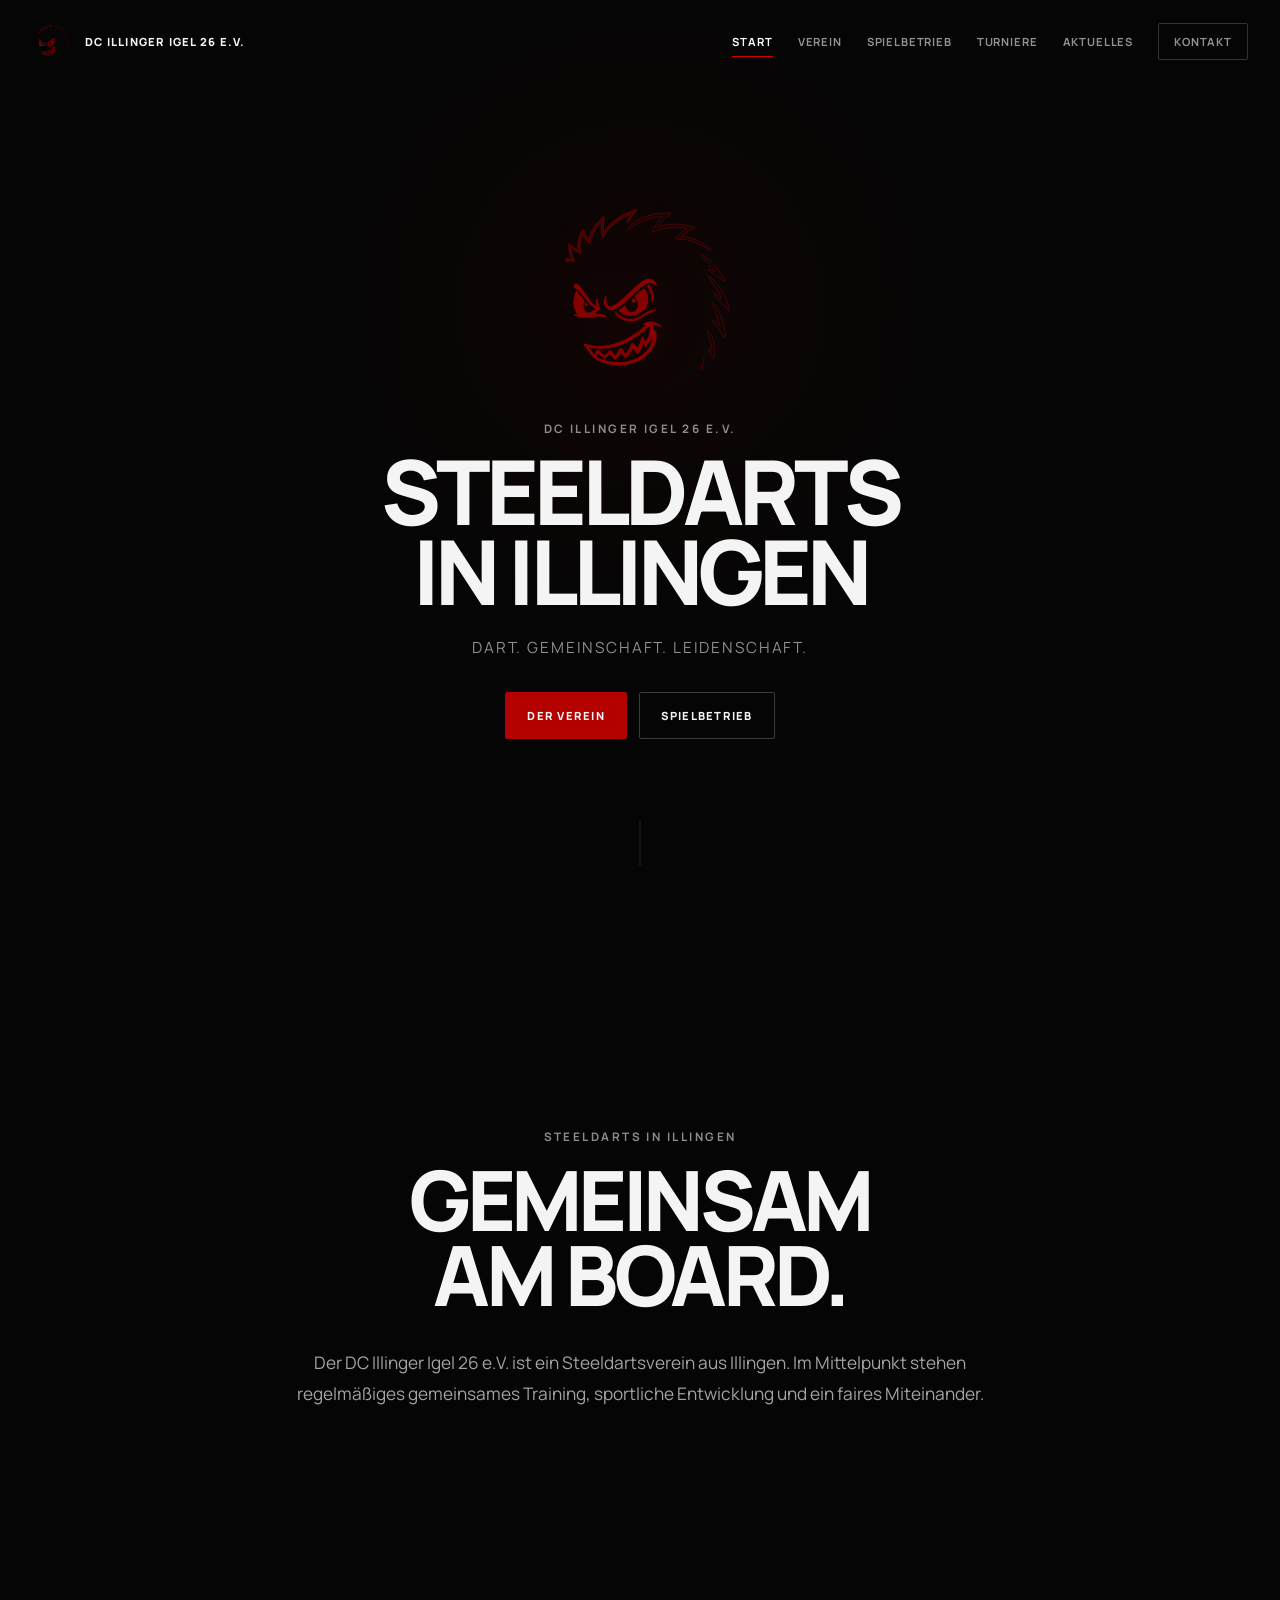
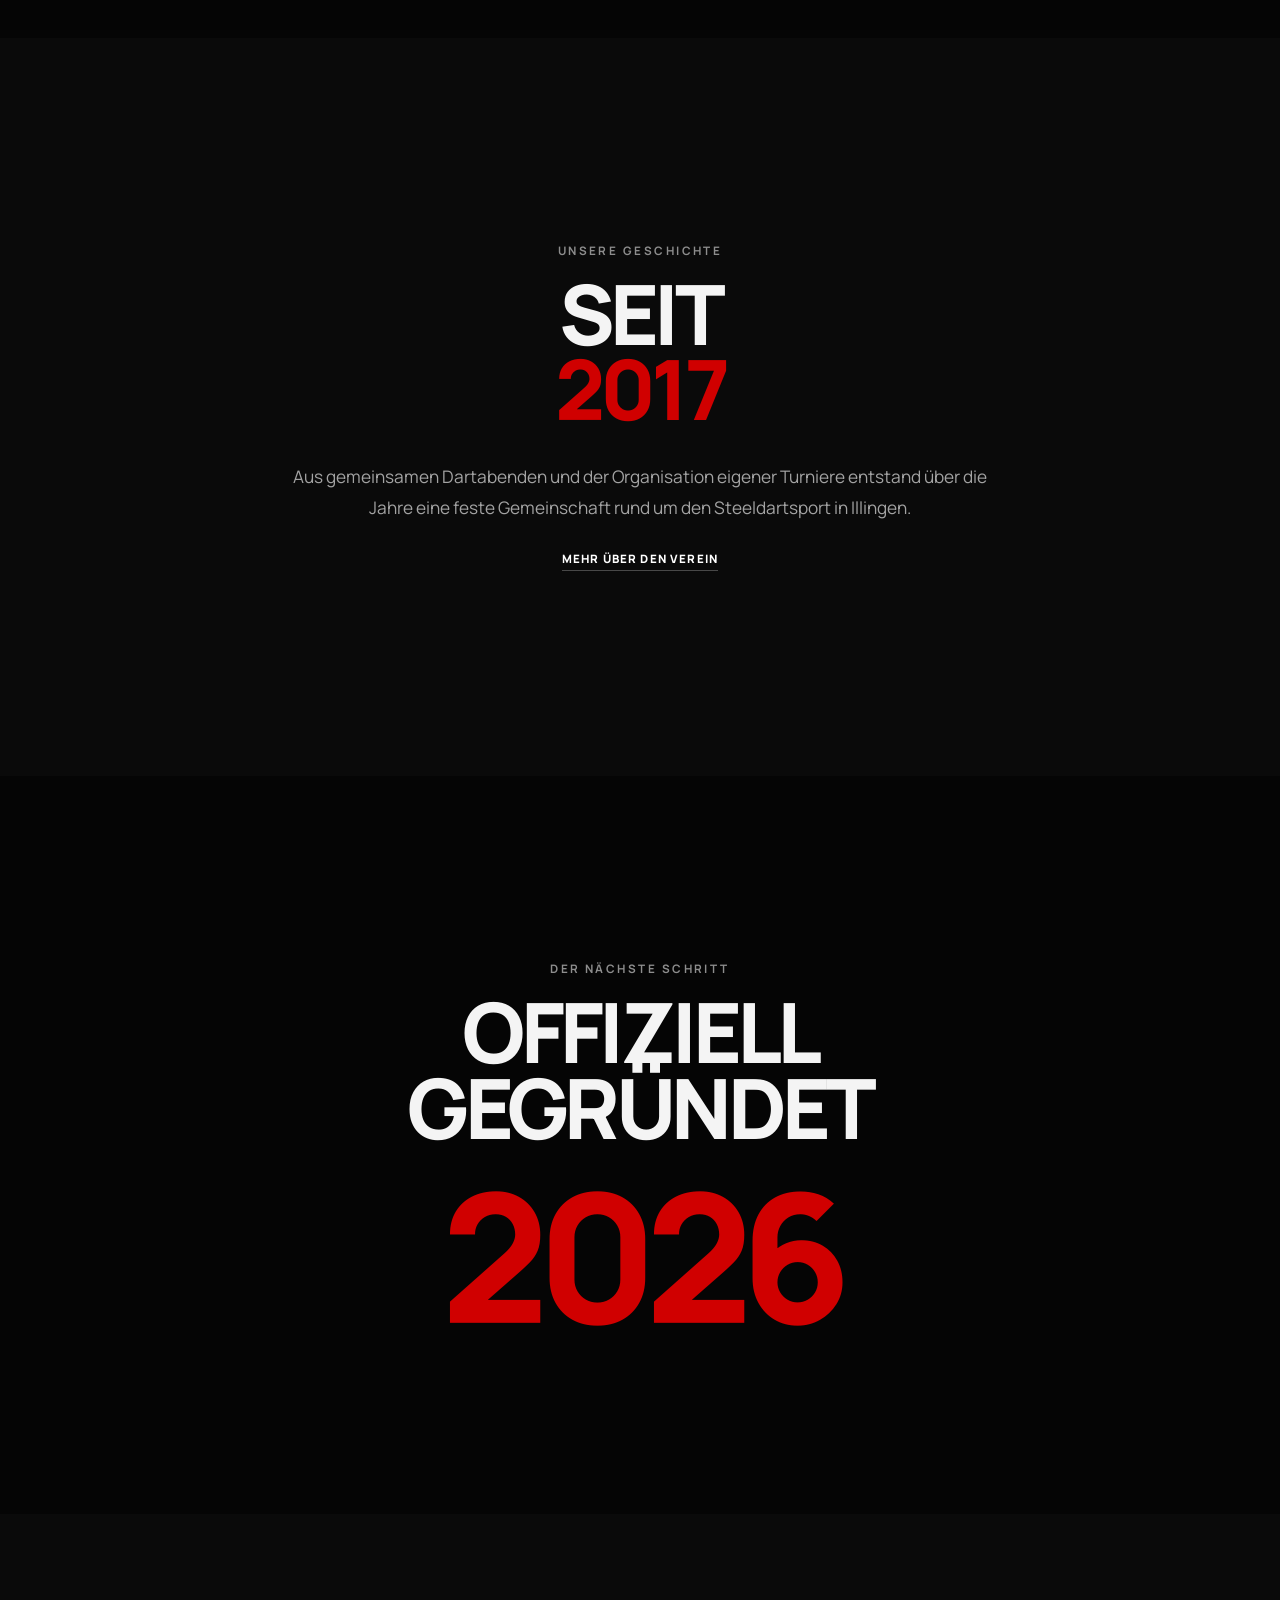
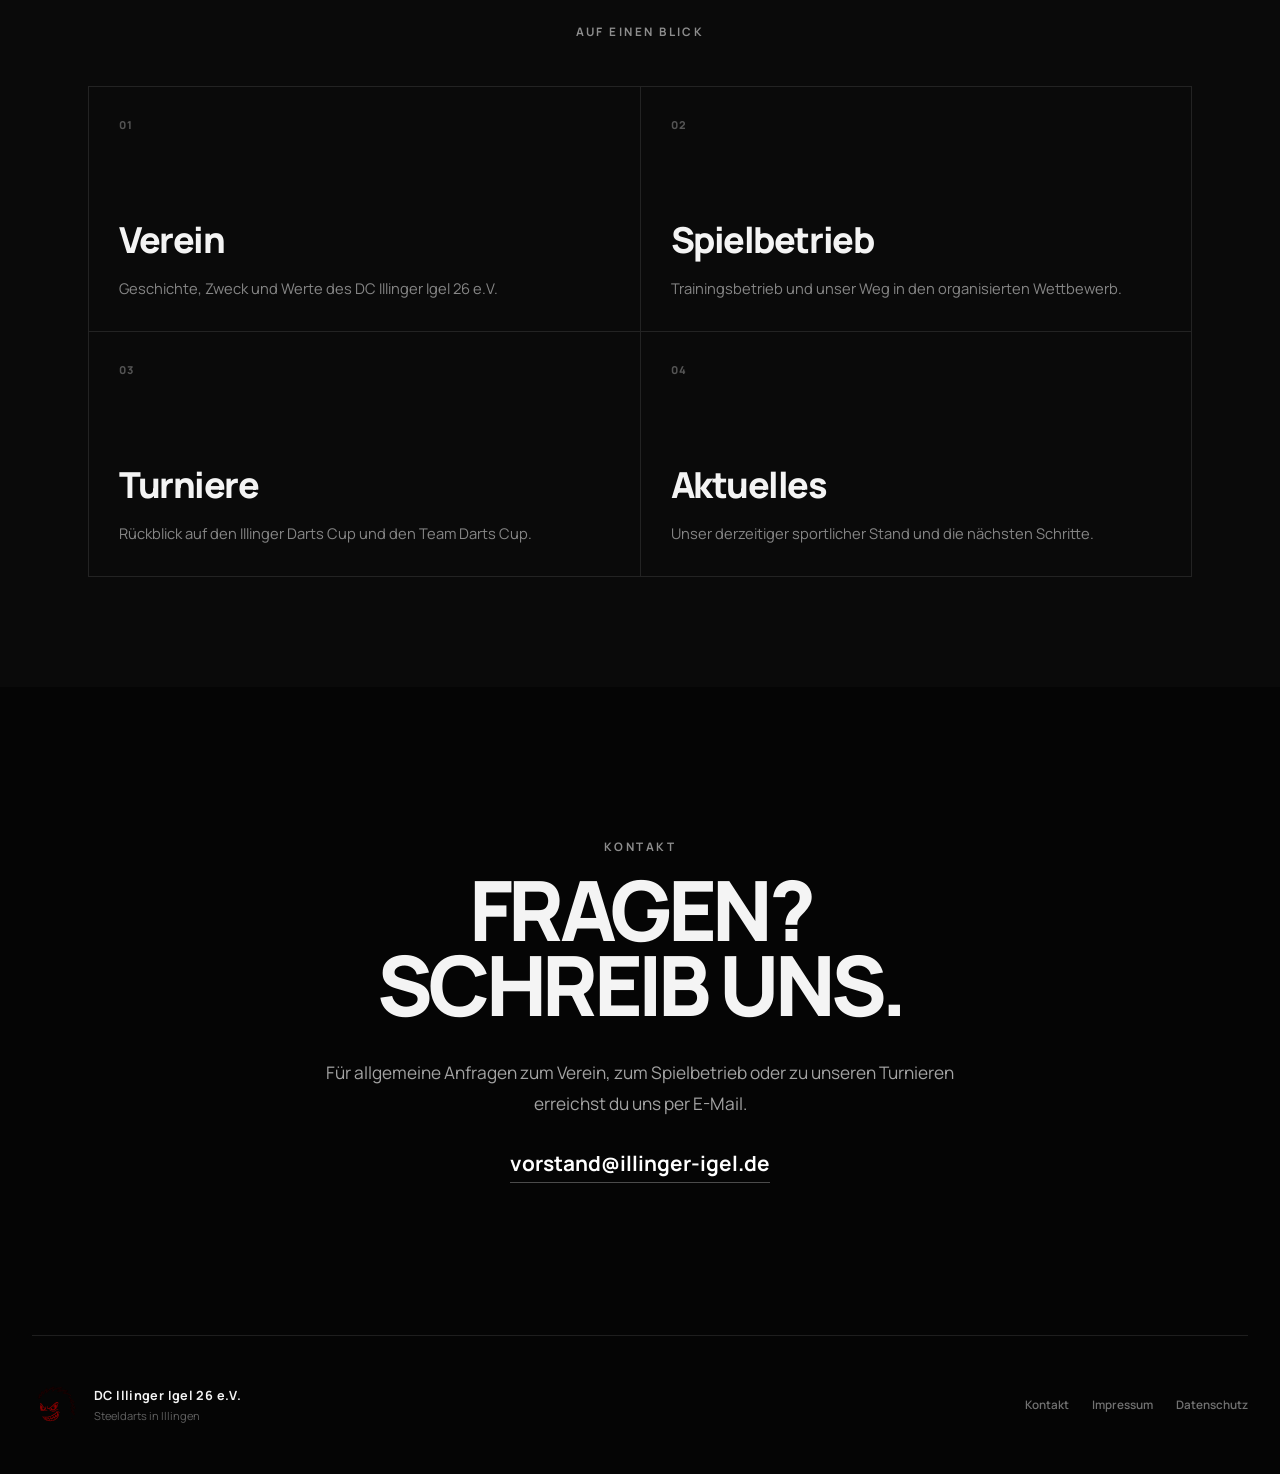
<file: index.html>
<!DOCTYPE html>
<html lang="de">
<head>
    <meta charset="UTF-8">
    <meta name="viewport" content="width=device-width, initial-scale=1.0">
    <title>DC Illinger Igel 26 e.V. | Steeldarts in Illingen</title>
    <meta name="description" content="DC Illinger Igel 26 e.V. – Steeldarts in Illingen. Verein, Spielbetrieb, Turniere und aktueller sportlicher Stand.">
    <meta name="theme-color" content="#050505">

    <link rel="preconnect" href="https://fonts.googleapis.com">
    <link rel="preconnect" href="https://fonts.gstatic.com" crossorigin>
    <link href="https://fonts.googleapis.com/css2?family=Manrope:wght@300;400;500;600;700;800&display=swap"
          rel="stylesheet">
    <link rel="stylesheet" href="style-v10.css">
</head>

<body data-page="start">
<header class="site-header">
        <div class="header-inner">
            <a class="header-brand" href="index.html"
               aria-label="DC Illinger Igel 26 e.V. – Startseite">
                <img src="img/igel.svg" alt="" class="header-logo">
                <span>DC ILLINGER IGEL 26 E.V.</span>
            </a>

            <nav class="site-nav" aria-label="Hauptnavigation">
                <a href="index.html" data-page="start">Start</a>
                <a href="verein.html" data-page="verein">Verein</a>
                <a href="spielbetrieb.html" data-page="spielbetrieb">Spielbetrieb</a>
                <a href="turniere.html" data-page="turniere">Turniere</a>
                <a href="aktuelles.html" data-page="aktuelles">Aktuelles</a>
                <a href="kontakt.html" class="nav-contact" data-page="kontakt">Kontakt</a>
            </nav>

            <button class="menu-toggle" type="button"
                    aria-label="Menü öffnen"
                    aria-expanded="false"
                    aria-controls="mobile-navigation">
                <span></span>
                <span></span>
            </button>
        </div>

        <div class="mobile-navigation" id="mobile-navigation">
            <nav aria-label="Mobile Hauptnavigation">
                <a href="index.html" data-page="start">Start</a>
                <a href="verein.html" data-page="verein">Verein</a>
                <a href="spielbetrieb.html" data-page="spielbetrieb">Spielbetrieb</a>
                <a href="turniere.html" data-page="turniere">Turniere</a>
                <a href="aktuelles.html" data-page="aktuelles">Aktuelles</a>
                <a href="kontakt.html" data-page="kontakt">Kontakt</a>
            </nav>
        </div>
    </header>


    <main>
        <section class="hero">
            <div class="hero-content">
                <img src="img/igel.svg"
                     alt="Logo des DC Illinger Igel 26 e.V."
                     class="logo">

                <p class="eyebrow">DC ILLINGER IGEL 26 E.V.</p>

                <h1>STEELDARTS<br>IN ILLINGEN</h1>

                <p class="hero-subtitle">Dart. Gemeinschaft. Leidenschaft.</p>

                <div class="hero-actions">
                    <a class="button button-primary" href="verein.html">Der Verein</a>
                    <a class="button button-secondary" href="spielbetrieb.html">Spielbetrieb</a>
                </div>
            </div>

            <div class="scroll-indicator" aria-hidden="true"><span></span></div>
        </section>

        <section class="panel">
            <div class="content">
                <p class="small">Steeldarts in Illingen</p>
                <h2>GEMEINSAM<br>AM BOARD.</h2>
                <p class="section-copy">
                    Der DC Illinger Igel 26 e.V. ist ein Steeldartsverein aus Illingen.
                    Im Mittelpunkt stehen regelmäßiges gemeinsames Training,
                    sportliche Entwicklung und ein faires Miteinander.
                </p>
            </div>
        </section>

        <section class="panel panel-soft">
            <div class="content">
                <p class="small">Unsere Geschichte</p>
                <h2>SEIT<br><span class="accent">2017</span></h2>
                <p class="section-copy">
                    Aus gemeinsamen Dartabenden und der Organisation eigener
                    Turniere entstand über die Jahre eine feste Gemeinschaft
                    rund um den Steeldartsport in Illingen.
                </p>
                <a class="text-link" href="verein.html">Mehr über den Verein</a>
            </div>
        </section>

        <section class="panel">
            <div class="content">
                <p class="small">Der nächste Schritt</p>
                <h2>OFFIZIELL<br>GEGRÜNDET</h2>
                <div class="big-year">2026</div>
            </div>
        </section>

        <section class="panel panel-soft overview-panel">
            <div class="content content-wide">
                <p class="small">Auf einen Blick</p>
                <div class="overview-grid">
                    <a class="overview-card" href="verein.html">
                        <span>01</span>
                        <h3>Verein</h3>
                        <p>Geschichte, Zweck und Werte des DC Illinger Igel 26 e.V.</p>
                    </a>
                    <a class="overview-card" href="spielbetrieb.html">
                        <span>02</span>
                        <h3>Spielbetrieb</h3>
                        <p>Trainingsbetrieb und unser Weg in den organisierten Wettbewerb.</p>
                    </a>
                    <a class="overview-card" href="turniere.html">
                        <span>03</span>
                        <h3>Turniere</h3>
                        <p>Rückblick auf den Illinger Darts Cup und den Team Darts Cup.</p>
                    </a>
                    <a class="overview-card" href="aktuelles.html">
                        <span>04</span>
                        <h3>Aktuelles</h3>
                        <p>Unser derzeitiger sportlicher Stand und die nächsten Schritte.</p>
                    </a>
                </div>
            </div>
        </section>

        <section class="panel contact-teaser">
            <div class="content">
                <p class="small">Kontakt</p>
                <h2>FRAGEN?<br>SCHREIB UNS.</h2>
                <p class="section-copy">
                    Für allgemeine Anfragen zum Verein, zum Spielbetrieb
                    oder zu unseren Turnieren erreichst du uns per E-Mail.
                </p>
                <a class="mail-link" href="mailto:vorstand@illinger-igel.de">
                    vorstand@illinger-igel.de
                </a>
            </div>
        </section>
    </main>


<footer>
        <div class="footer-brand">
            <img src="img/igel.svg" alt="" class="footer-logo">
            <div>
                <strong>DC Illinger Igel 26 e.V.</strong>
                <span>Steeldarts in Illingen</span>
            </div>
        </div>

        <nav aria-label="Rechtliche Navigation">
            <a href="kontakt.html">Kontakt</a>
            <a href="impressum.html">Impressum</a>
            <a href="datenschutz.html">Datenschutz</a>
        </nav>
    </footer>

    <script src="script.js?v=10"></script>
</body>
</html>
</file>
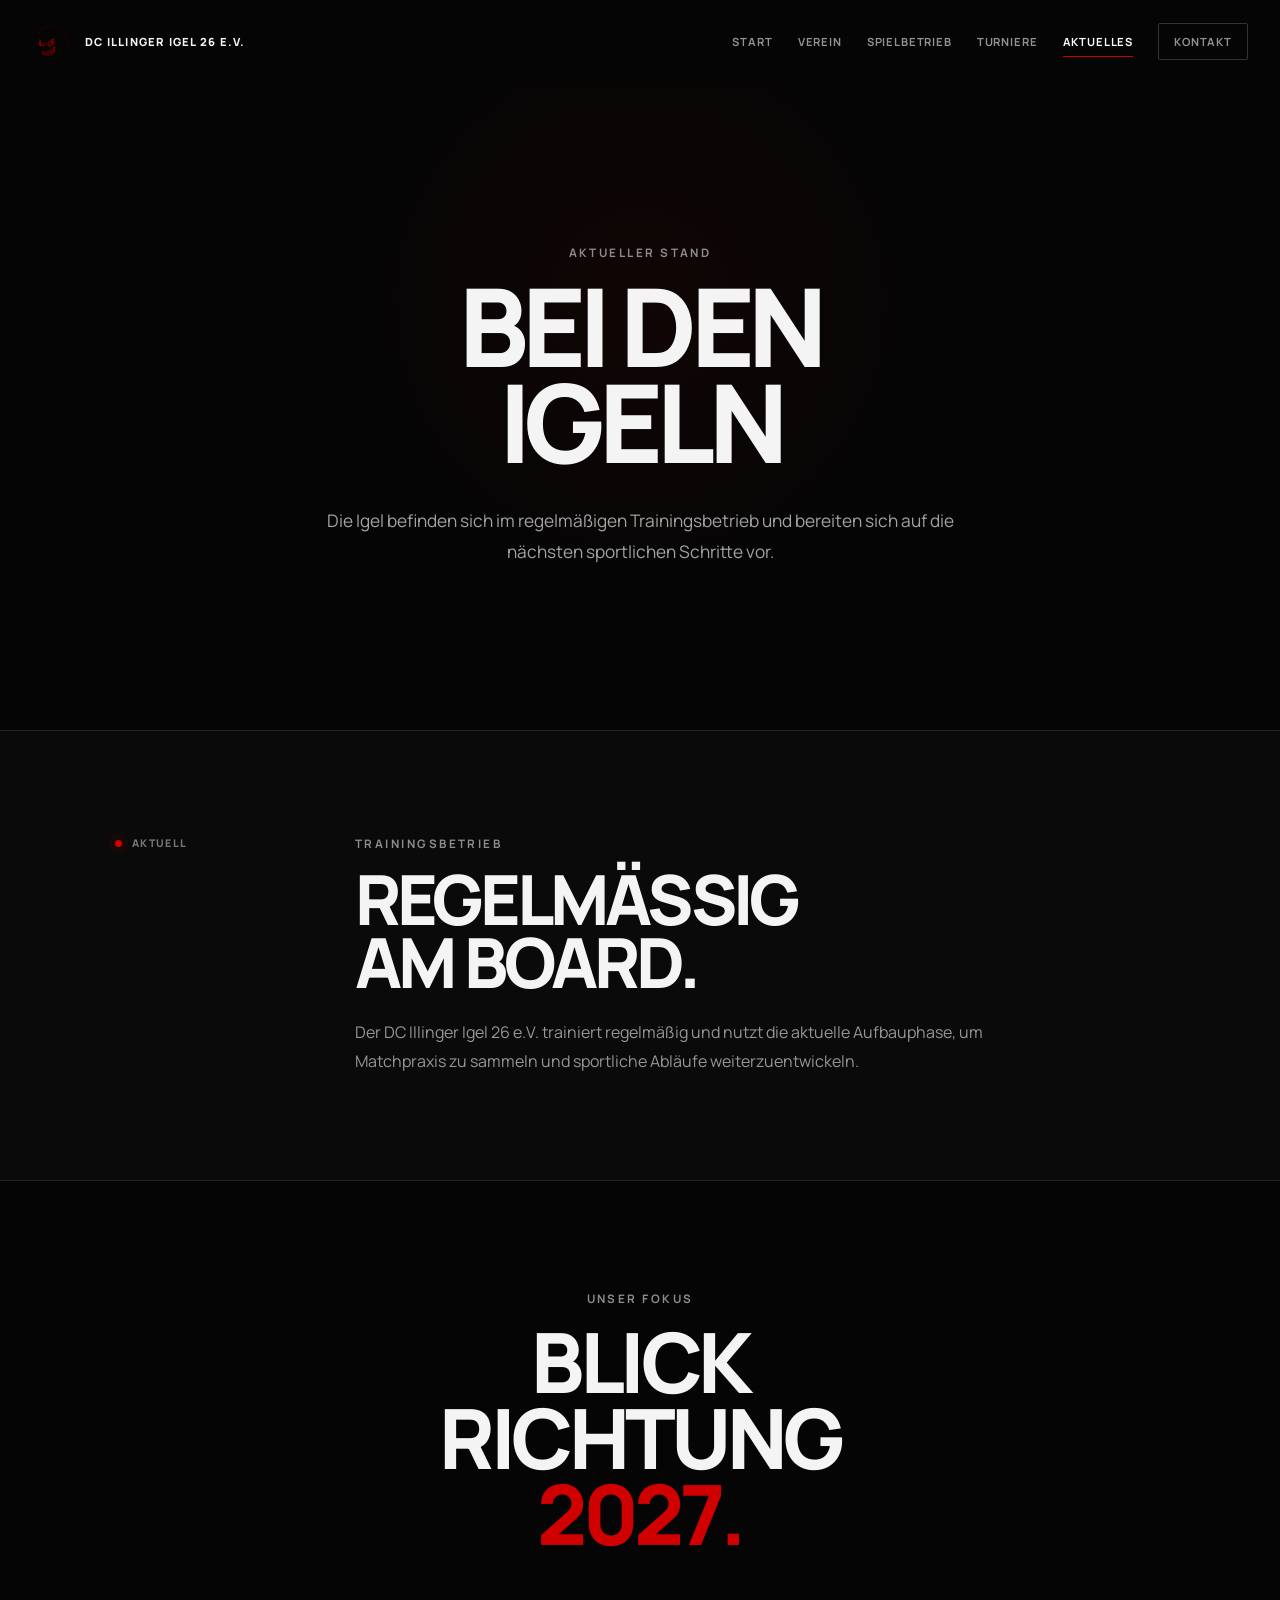
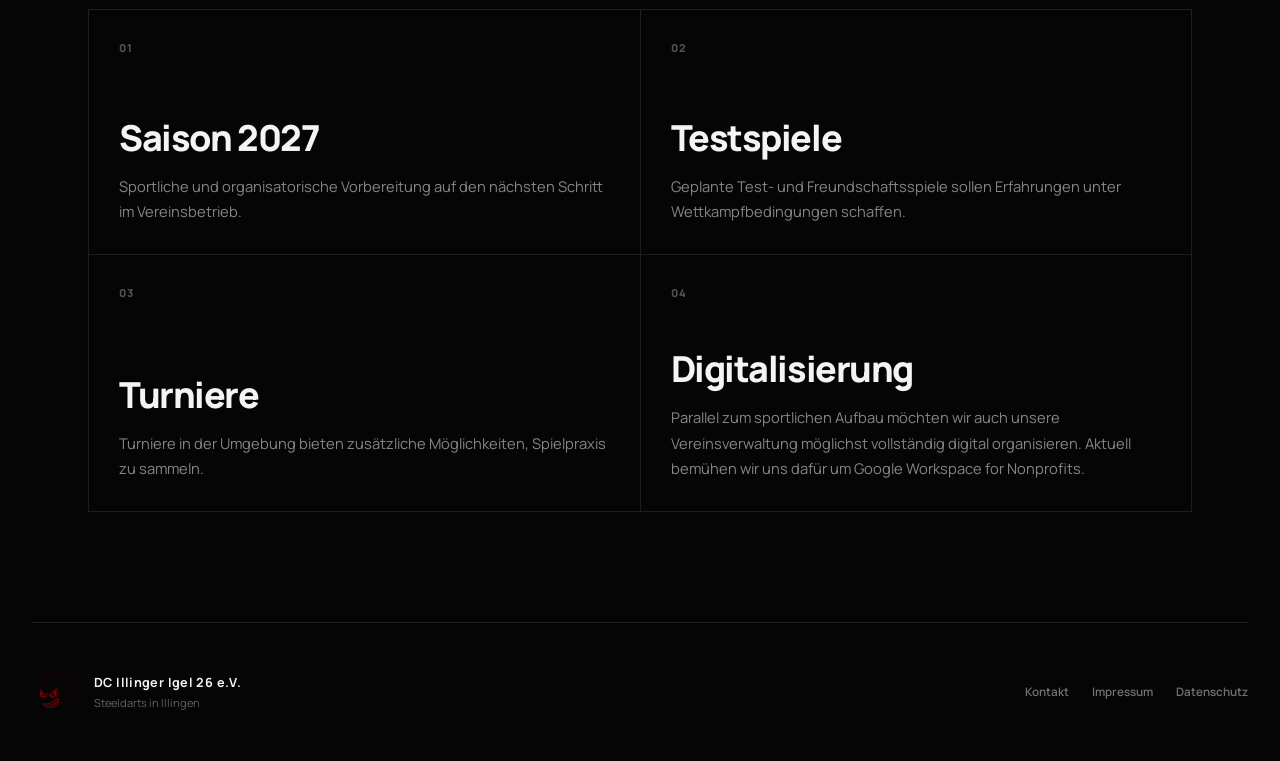
<file: aktuelles.html>
<!DOCTYPE html>
<html lang="de">
<head>
    <meta charset="UTF-8">
    <meta name="viewport" content="width=device-width, initial-scale=1.0">
    <title>Aktuelles | DC Illinger Igel 26 e.V.</title>
    <meta name="description" content="Aktuelles vom DC Illinger Igel 26 e.V.: regelmäßiger Trainingsbetrieb, Vorbereitung auf 2027, Testspiele und Turniere in der Umgebung.">
    <meta name="theme-color" content="#050505">

    <link rel="preconnect" href="https://fonts.googleapis.com">
    <link rel="preconnect" href="https://fonts.gstatic.com" crossorigin>
    <link href="https://fonts.googleapis.com/css2?family=Manrope:wght@300;400;500;600;700;800&display=swap"
          rel="stylesheet">
    <link rel="stylesheet" href="style-v10.css">
</head>

<body data-page="aktuelles">
<header class="site-header">
        <div class="header-inner">
            <a class="header-brand" href="index.html"
               aria-label="DC Illinger Igel 26 e.V. – Startseite">
                <img src="img/igel.svg" alt="" class="header-logo">
                <span>DC ILLINGER IGEL 26 E.V.</span>
            </a>

            <nav class="site-nav" aria-label="Hauptnavigation">
                <a href="index.html" data-page="start">Start</a>
                <a href="verein.html" data-page="verein">Verein</a>
                <a href="spielbetrieb.html" data-page="spielbetrieb">Spielbetrieb</a>
                <a href="turniere.html" data-page="turniere">Turniere</a>
                <a href="aktuelles.html" data-page="aktuelles">Aktuelles</a>
                <a href="kontakt.html" class="nav-contact" data-page="kontakt">Kontakt</a>
            </nav>

            <button class="menu-toggle" type="button"
                    aria-label="Menü öffnen"
                    aria-expanded="false"
                    aria-controls="mobile-navigation">
                <span></span>
                <span></span>
            </button>
        </div>

        <div class="mobile-navigation" id="mobile-navigation">
            <nav aria-label="Mobile Hauptnavigation">
                <a href="index.html" data-page="start">Start</a>
                <a href="verein.html" data-page="verein">Verein</a>
                <a href="spielbetrieb.html" data-page="spielbetrieb">Spielbetrieb</a>
                <a href="turniere.html" data-page="turniere">Turniere</a>
                <a href="aktuelles.html" data-page="aktuelles">Aktuelles</a>
                <a href="kontakt.html" data-page="kontakt">Kontakt</a>
            </nav>
        </div>
    </header>


    <main class="subpage-main">
        <section class="subpage-hero">
            <div class="content visible">
                <p class="small">Aktueller Stand</p>
                <h1>BEI DEN<br>IGELN</h1>
                <p class="section-copy">
                    Die Igel befinden sich im regelmäßigen Trainingsbetrieb
                    und bereiten sich auf die nächsten sportlichen Schritte vor.
                </p>
            </div>
        </section>

        <section class="status-section">
            <div class="status-inner">
                <div class="status-label"><span></span>AKTUELL</div>

                <div class="status-content">
                    <p class="small">Trainingsbetrieb</p>
                    <h2>REGELMÄSSIG<br>AM BOARD.</h2>
                    <p>
                        Der DC Illinger Igel 26 e.V. trainiert regelmäßig
                        und nutzt die aktuelle Aufbauphase, um Matchpraxis
                        zu sammeln und sportliche Abläufe weiterzuentwickeln.
                    </p>
                </div>
            </div>
        </section>

        <section class="panel">
            <div class="content content-wide">
                <p class="small">Unser Fokus</p>
                <h2>BLICK<br>RICHTUNG<br><span class="accent">2027.</span></h2>

                <div class="focus-grid">
                    <article class="info-card">
                        <span>01</span>
                        <h3>Saison 2027</h3>
                        <p>
                            Sportliche und organisatorische Vorbereitung
                            auf den nächsten Schritt im Vereinsbetrieb.
                        </p>
                    </article>

                    <article class="info-card">
                        <span>02</span>
                        <h3>Testspiele</h3>
                        <p>
                            Geplante Test- und Freundschaftsspiele sollen
                            Erfahrungen unter Wettkampfbedingungen schaffen.
                        </p>
                    </article>

                    <article class="info-card">
                        <span>03</span>
                        <h3>Turniere</h3>
                        <p>
                            Turniere in der Umgebung bieten zusätzliche
                            Möglichkeiten, Spielpraxis zu sammeln.
                        </p>
                    </article>

                    <article class="info-card">
                        <span>04</span>
                        <h3>Digitalisierung</h3>
                        <p>
                            Parallel zum sportlichen Aufbau möchten wir auch
                            unsere Vereinsverwaltung möglichst vollständig
                            digital organisieren. Aktuell bemühen wir uns dafür
                            um Google Workspace for Nonprofits.
                        </p>
                    </article>
                </div>
            </div>
        </section>
    </main>


<footer>
        <div class="footer-brand">
            <img src="img/igel.svg" alt="" class="footer-logo">
            <div>
                <strong>DC Illinger Igel 26 e.V.</strong>
                <span>Steeldarts in Illingen</span>
            </div>
        </div>

        <nav aria-label="Rechtliche Navigation">
            <a href="kontakt.html">Kontakt</a>
            <a href="impressum.html">Impressum</a>
            <a href="datenschutz.html">Datenschutz</a>
        </nav>
    </footer>

    <script src="script.js?v=10"></script>
</body>
</html>
</file>
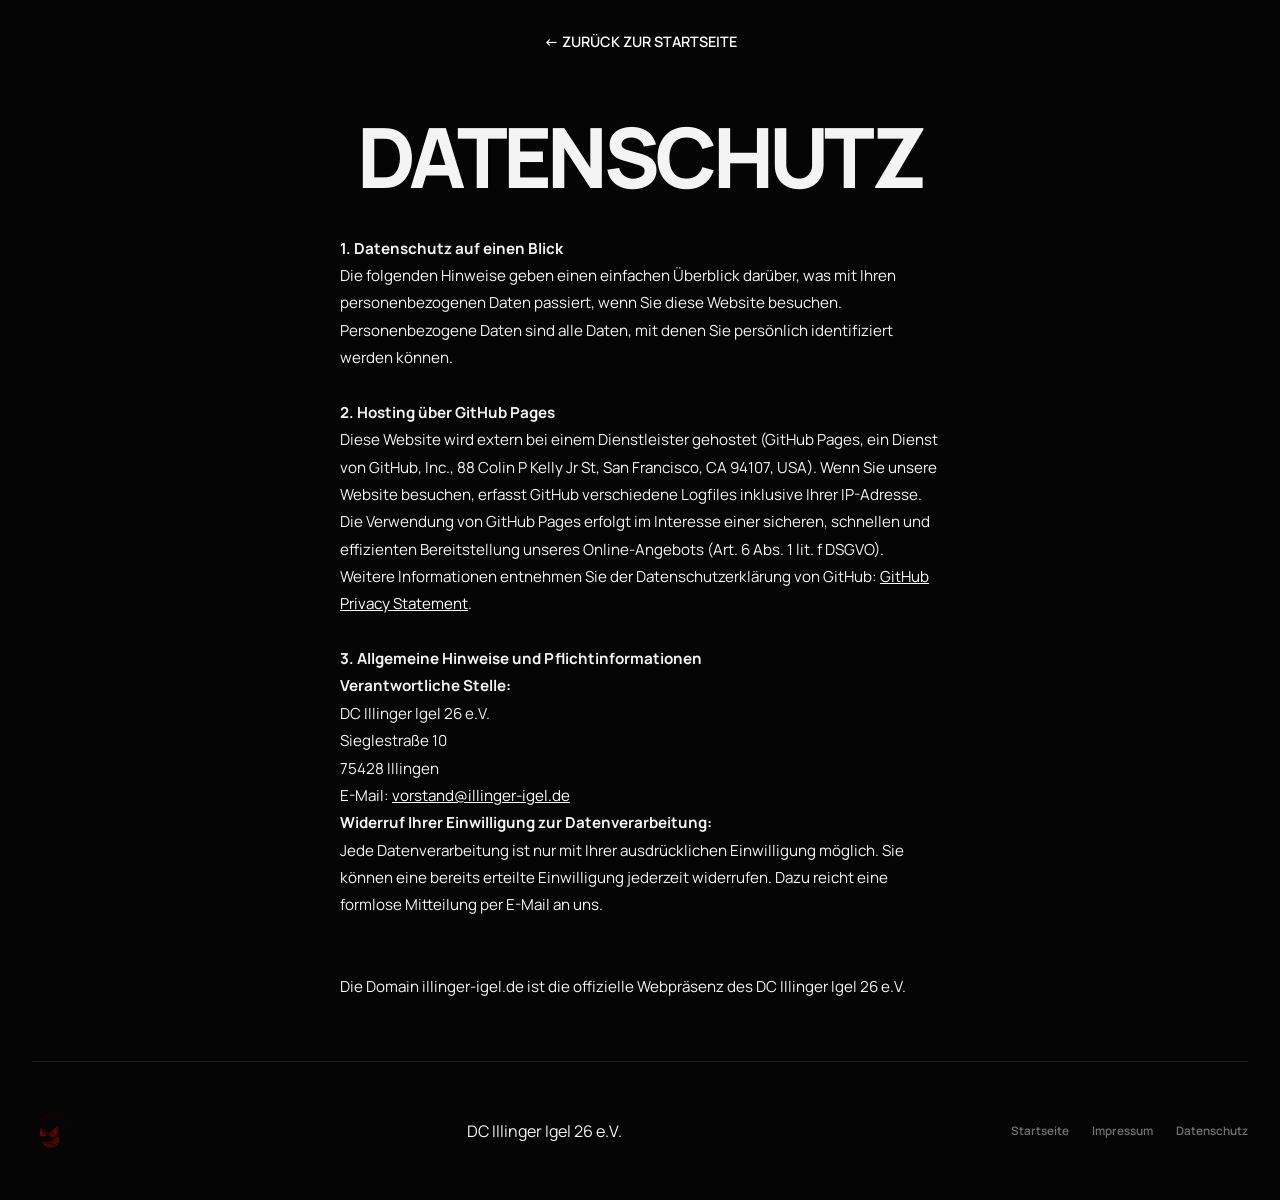
<file: datenschutz.html>
<!DOCTYPE html>
<html lang="de">

<head>
    <meta charset="UTF-8">
    <meta name="viewport" content="width=device-width, initial-scale=1.0">

    <title>Datenschutz - DC Illinger Igel 26 e.V.</title>

    <meta name="description" content="Datenschutzerklärung des DC Illinger Igel 26 e.V.">
    <meta name="theme-color" content="#050505">

    <!-- Google Font -->
    <link rel="preconnect" href="https://fonts.googleapis.com">
    <link rel="preconnect" href="https://fonts.gstatic.com" crossorigin>
    <link href="https://fonts.googleapis.com/css2?family=Manrope:wght@300;400;600;700;800&display=swap" rel="stylesheet">

    <link rel="stylesheet" href="style.css">
</head>

<body>

    <!-- KLEINE NAVIGATION OBEN -->
    <header style="padding: 30px 20px; text-align: center;">
        <a href="index.html" style="color: #ffffff; text-decoration: none; font-weight: 600; text-transform: uppercase; font-size: 0.9rem;">
            &larr; Zurück zur Startseite
        </a>
    </header>

    <!-- INHALT DATENSCHUTZ -->
    <section class="panel" style="min-height: 70vh; padding-top: 20px; padding-bottom: 60px;">
        <div class="content" style="text-align: left; font-size: 0.95rem; line-height: 1.8; max-width: 600px; margin: 0 auto; width: 90%;">
            
            <h2 style="text-align: center; margin-bottom: 40px;">DATENSCHUTZ</h2>
            
            <p><strong>1. Datenschutz auf einen Blick</strong></p>
            <p>
                Die folgenden Hinweise geben einen einfachen Überblick darüber, was mit Ihren personenbezogenen Daten passiert, wenn Sie diese Website besuchen. Personenbezogene Daten sind alle Daten, mit denen Sie persönlich identifiziert werden können.
            </p>
            <br>

            <p><strong>2. Hosting über GitHub Pages</strong></p>
            <p>
                Diese Website wird extern bei einem Dienstleister gehostet (GitHub Pages, ein Dienst von GitHub, Inc., 88 Colin P Kelly Jr St, San Francisco, CA 94107, USA). Wenn Sie unsere Website besuchen, erfasst GitHub verschiedene Logfiles inklusive Ihrer IP-Adresse.<br>
                Die Verwendung von GitHub Pages erfolgt im Interesse einer sicheren, schnellen und effizienten Bereitstellung unseres Online-Angebots (Art. 6 Abs. 1 lit. f DSGVO). Weitere Informationen entnehmen Sie der Datenschutzerklärung von GitHub: 
                <a href="https://docs.github.com/en/site-policy/privacy-policies/github-privacy-statement" target="_blank" style="color: #ffffff; text-decoration: underline;">GitHub Privacy Statement</a>.
            </p>
            <br>

            <p><strong>3. Allgemeine Hinweise und Pflichtinformationen</strong></p>
            <p>
                <strong>Verantwortliche Stelle:</strong><br>
                DC Illinger Igel 26 e.V.<br>
                Sieglestraße 10<br>
                75428 Illingen<br>
                E-Mail: <a href="mailto:vorstand@illinger-igel.de" style="color: #ffffff; text-decoration: underline;">vorstand@illinger-igel.de</a>
            </p>
            <p>
                <strong>Widerruf Ihrer Einwilligung zur Datenverarbeitung:</strong><br>
                Jede Datenverarbeitung ist nur mit Ihrer ausdrücklichen Einwilligung möglich. Sie können eine bereits erteilte Einwilligung jederzeit widerrufen. Dazu reicht eine formlose Mitteilung per E-Mail an uns.
            </p>
            <br><br>
            <p>Die Domain illinger-igel.de ist die offizielle Webpräsenz des DC Illinger Igel 26 e.V.</p>
        </div>
    </section>

    <!-- FOOTER -->
    <footer>
        <img src="img/igel.svg" alt="Logo" class="footer-logo">
        <p>DC Illinger Igel 26 e.V.</p>
        <nav>
            <a href="index.html">Startseite</a>
            <a href="impressum.html">Impressum</a>
            <a href="datenschutz.html">Datenschutz</a>
        </nav>
    </footer>

    <script src="script.js"></script>

</body>

</html>
</file>
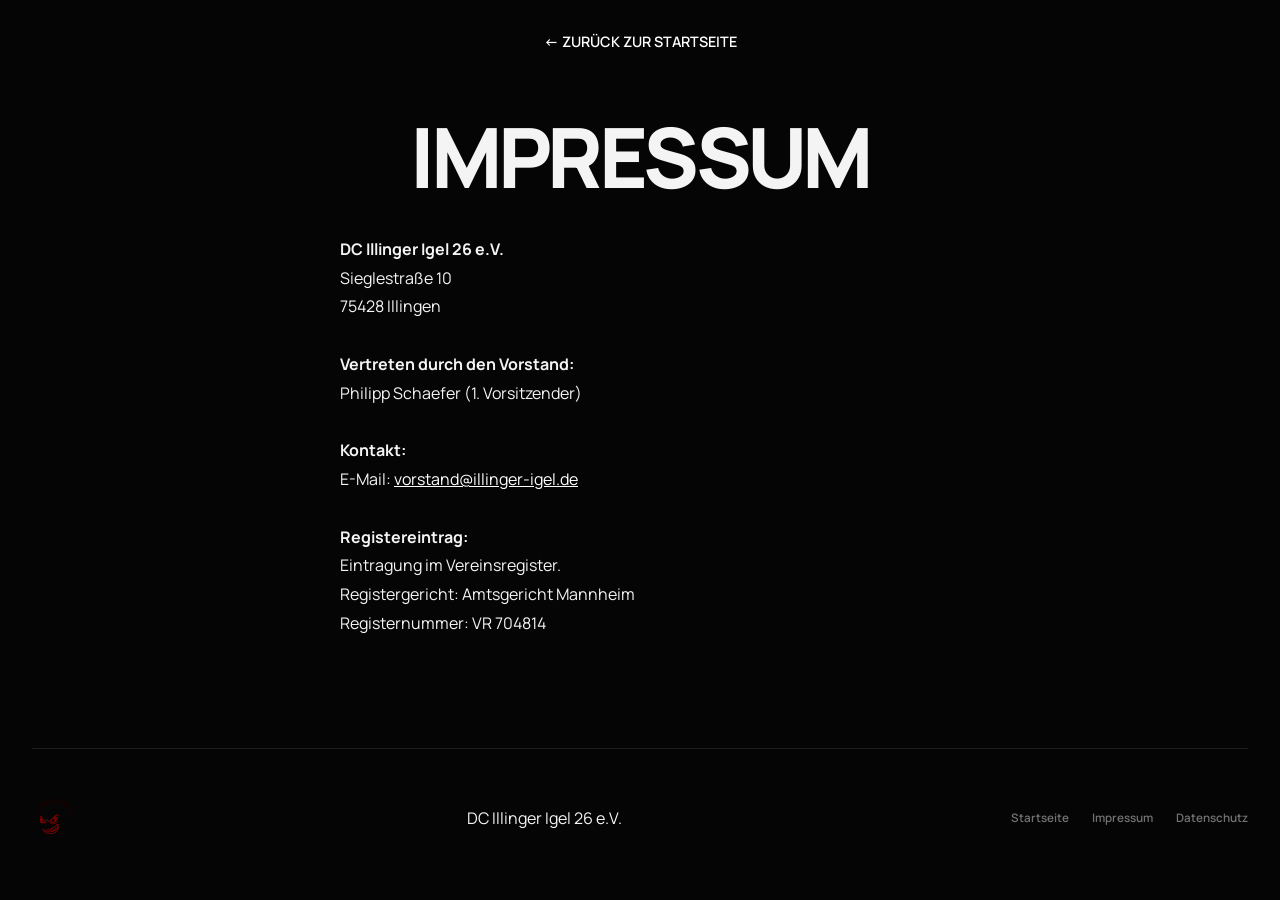
<file: impressum.html>
<!DOCTYPE html>
<html lang="de">

<head>
    <meta charset="UTF-8">
    <meta name="viewport" content="width=device-width, initial-scale=1.0">

    <title>Impressum - DC Illinger Igel 26 e.V.</title>

    <meta name="description" content="Impressum des DC Illinger Igel 26 e.V.">
    <meta name="theme-color" content="#050505">

    <!-- Google Font -->
    <link rel="preconnect" href="https://fonts.googleapis.com">
    <link rel="preconnect" href="https://fonts.gstatic.com" crossorigin>
    <link href="https://fonts.googleapis.com/css2?family=Manrope:wght@300;400;600;700;800&display=swap" rel="stylesheet">

    <link rel="stylesheet" href="style.css">
</head>

<body>

    <!-- KLEINE NAVIGATION OBEN -->
    <header style="padding: 30px 20px; text-align: center;">
        <a href="index.html" style="color: #ffffff; text-decoration: none; font-weight: 600; text-transform: uppercase; font-size: 0.9rem;">
            &larr; Zurück zur Startseite
        </a>
    </header>

    <!-- INHALT IMPRESSUM -->
    <section class="panel" style="min-height: 70vh; padding-top: 20px;">
        <div class="content" style="text-align: left; font-size: 1rem; line-height: 1.8; max-width: 600px; margin: 0 auto; width: 90%;">
            
            <h2 style="text-align: center; margin-bottom: 40px;">IMPRESSUM</h2>
            
            <p>
                <strong>DC Illinger Igel 26 e.V.</strong><br>
                Sieglestraße 10<br>
                75428 Illingen
            </p>
            <br>
            <p>
                <strong>Vertreten durch den Vorstand:</strong><br>
                Philipp Schaefer (1. Vorsitzender)
            </p>
            <br>
            <p>
                <strong>Kontakt:</strong><br>
                E-Mail: <a href="mailto:vorstand@illinger-igel.de" style="color: #ffffff; text-decoration: underline;">vorstand@illinger-igel.de</a>
            </p>
            <br>
            <p>
                <strong>Registereintrag:</strong><br>
                Eintragung im Vereinsregister.<br>
                Registergericht: Amtsgericht Mannheim<br>
                Registernummer: VR 704814
            </p>
            
        </div>
    </section>

    <!-- FOOTER -->
    <footer>
        <img src="img/igel.svg" alt="Logo" class="footer-logo">
        <p>DC Illinger Igel 26 e.V.</p>
        <nav>
            <a href="index.html">Startseite</a>
            <a href="impressum.html">Impressum</a>
            <a href="datenschutz.html">Datenschutz</a>
        </nav>
    </footer>

    <script src="script.js"></script>

</body>

</html>
</file>
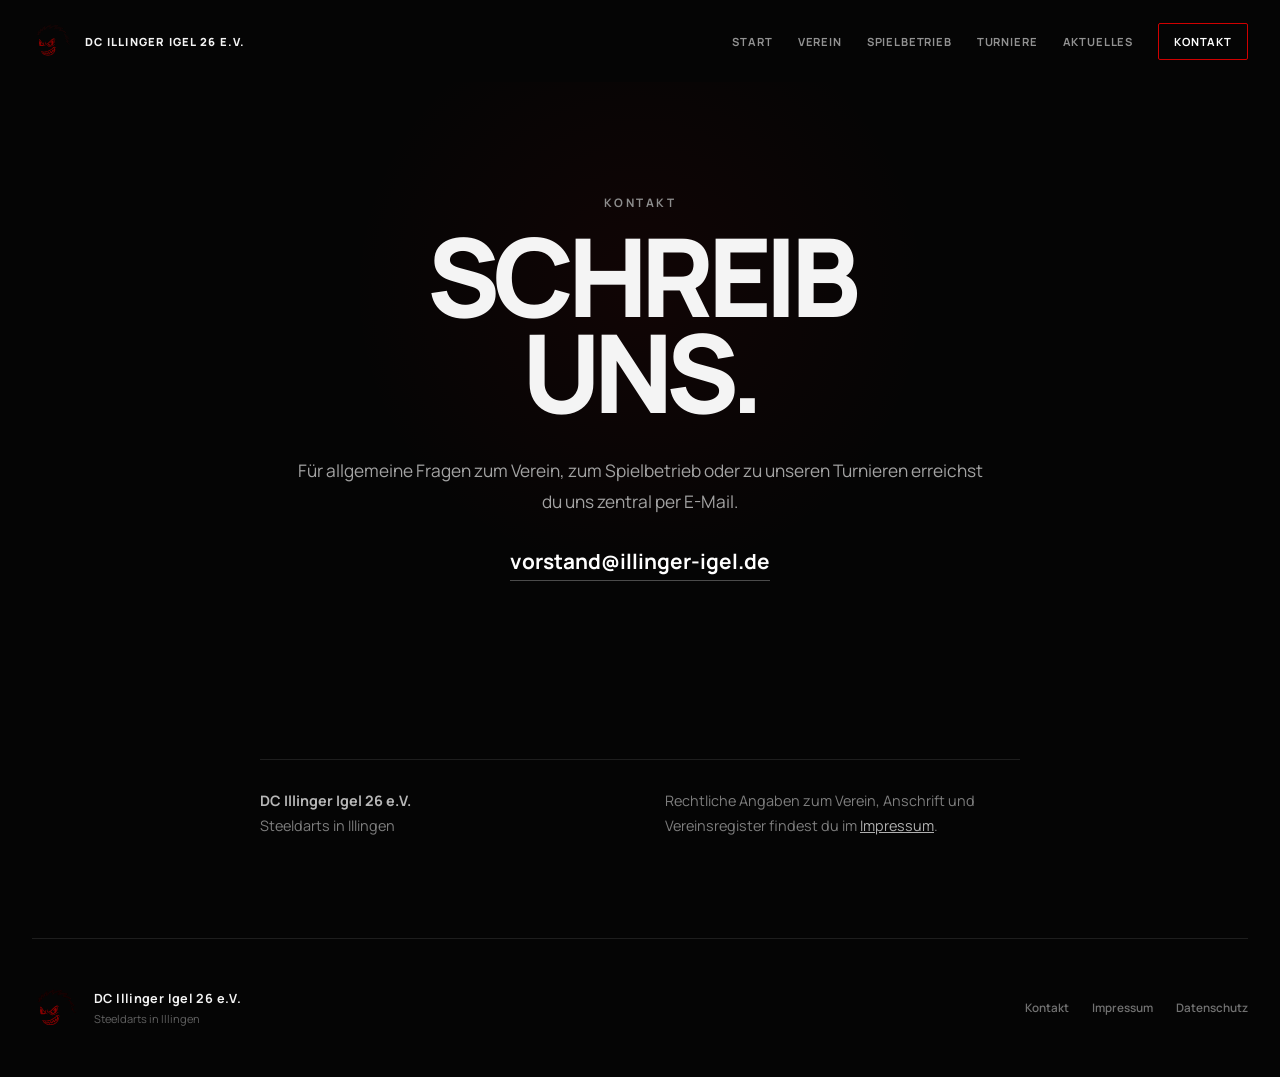
<file: kontakt.html>
<!DOCTYPE html>
<html lang="de">
<head>
    <meta charset="UTF-8">
    <meta name="viewport" content="width=device-width, initial-scale=1.0">
    <title>Kontakt | DC Illinger Igel 26 e.V.</title>
    <meta name="description" content="Kontakt zum DC Illinger Igel 26 e.V. in Illingen per E-Mail an vorstand@illinger-igel.de.">
    <meta name="theme-color" content="#050505">

    <link rel="preconnect" href="https://fonts.googleapis.com">
    <link rel="preconnect" href="https://fonts.gstatic.com" crossorigin>
    <link href="https://fonts.googleapis.com/css2?family=Manrope:wght@300;400;500;600;700;800&display=swap"
          rel="stylesheet">
    <link rel="stylesheet" href="style-v10.css">
</head>

<body data-page="kontakt">
<header class="site-header">
        <div class="header-inner">
            <a class="header-brand" href="index.html"
               aria-label="DC Illinger Igel 26 e.V. – Startseite">
                <img src="img/igel.svg" alt="" class="header-logo">
                <span>DC ILLINGER IGEL 26 E.V.</span>
            </a>

            <nav class="site-nav" aria-label="Hauptnavigation">
                <a href="index.html" data-page="start">Start</a>
                <a href="verein.html" data-page="verein">Verein</a>
                <a href="spielbetrieb.html" data-page="spielbetrieb">Spielbetrieb</a>
                <a href="turniere.html" data-page="turniere">Turniere</a>
                <a href="aktuelles.html" data-page="aktuelles">Aktuelles</a>
                <a href="kontakt.html" class="nav-contact" data-page="kontakt">Kontakt</a>
            </nav>

            <button class="menu-toggle" type="button"
                    aria-label="Menü öffnen"
                    aria-expanded="false"
                    aria-controls="mobile-navigation">
                <span></span>
                <span></span>
            </button>
        </div>

        <div class="mobile-navigation" id="mobile-navigation">
            <nav aria-label="Mobile Hauptnavigation">
                <a href="index.html" data-page="start">Start</a>
                <a href="verein.html" data-page="verein">Verein</a>
                <a href="spielbetrieb.html" data-page="spielbetrieb">Spielbetrieb</a>
                <a href="turniere.html" data-page="turniere">Turniere</a>
                <a href="aktuelles.html" data-page="aktuelles">Aktuelles</a>
                <a href="kontakt.html" data-page="kontakt">Kontakt</a>
            </nav>
        </div>
    </header>


    <main class="subpage-main">
        <section class="subpage-hero contact-page-hero">
            <div class="content visible">
                <p class="small">Kontakt</p>
                <h1>SCHREIB<br>UNS.</h1>
                <p class="section-copy">
                    Für allgemeine Fragen zum Verein, zum Spielbetrieb
                    oder zu unseren Turnieren erreichst du uns zentral per E-Mail.
                </p>

                <a class="contact-mail" href="mailto:vorstand@illinger-igel.de">
                    vorstand@illinger-igel.de
                </a>
            </div>
        </section>

        <section class="contact-simple-section">
            <div class="contact-simple-inner">
                <p>
                    <strong>DC Illinger Igel 26 e.V.</strong><br>
                    Steeldarts in Illingen
                </p>

                <p>
                    Rechtliche Angaben zum Verein, Anschrift und Vereinsregister
                    findest du im <a href="impressum.html">Impressum</a>.
                </p>
            </div>
        </section>
    </main>


<footer>
        <div class="footer-brand">
            <img src="img/igel.svg" alt="" class="footer-logo">
            <div>
                <strong>DC Illinger Igel 26 e.V.</strong>
                <span>Steeldarts in Illingen</span>
            </div>
        </div>

        <nav aria-label="Rechtliche Navigation">
            <a href="kontakt.html">Kontakt</a>
            <a href="impressum.html">Impressum</a>
            <a href="datenschutz.html">Datenschutz</a>
        </nav>
    </footer>

    <script src="script.js?v=10"></script>
</body>
</html>
</file>
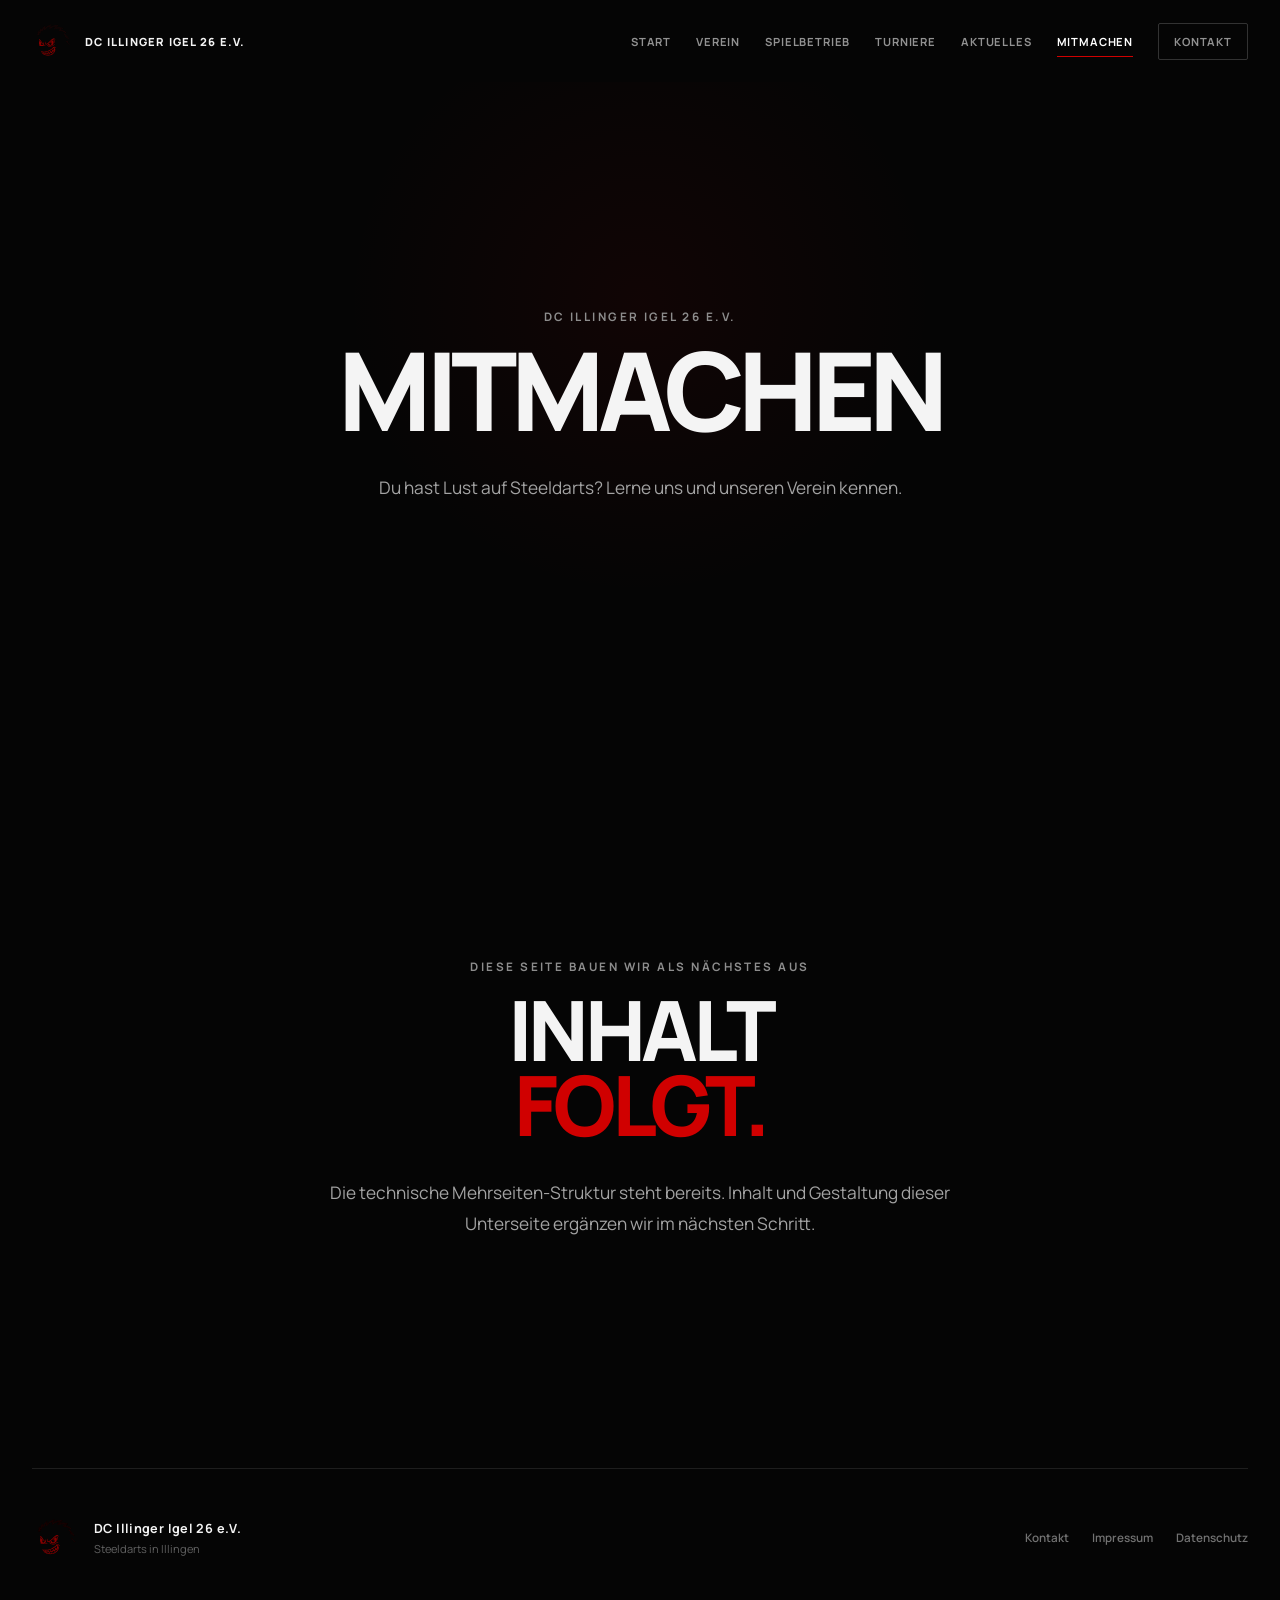
<file: mitmachen.html>
<!DOCTYPE html>
<html lang="de">
<head>
    <meta charset="UTF-8">
    <meta name="viewport" content="width=device-width, initial-scale=1.0">
    <title>Mitmachen | DC Illinger Igel 26 e.V.</title>
    <meta name="description" content="Beim DC Illinger Igel 26 e.V. mitmachen: Steeldarts ausprobieren, Verein kennenlernen und Kontakt aufnehmen.">
    <meta name="theme-color" content="#050505">
    <link rel="preconnect" href="https://fonts.googleapis.com">
    <link rel="preconnect" href="https://fonts.gstatic.com" crossorigin>
    <link href="https://fonts.googleapis.com/css2?family=Manrope:wght@300;400;500;600;700;800&display=swap" rel="stylesheet">
    <link rel="stylesheet" href="style.css">
</head>
<body data-page="mitmachen">
    <header class="site-header">
    <div class="header-inner">
        <a class="header-brand" href="index.html" aria-label="DC Illinger Igel 26 e.V. – Startseite">
            <img src="img/igel.svg" alt="" class="header-logo">
            <span>DC ILLINGER IGEL 26 E.V.</span>
        </a>

        <nav class="site-nav" aria-label="Hauptnavigation">
    <a href="index.html" data-page="start">Start</a>
    <a href="verein.html" data-page="verein">Verein</a>
    <a href="spielbetrieb.html" data-page="spielbetrieb">Spielbetrieb</a>
    <a href="turniere.html" data-page="turniere">Turniere</a>
    <a href="aktuelles.html" data-page="aktuelles">Aktuelles</a>
    <a href="mitmachen.html" data-page="mitmachen">Mitmachen</a>
    <a href="kontakt.html" class="nav-contact" data-page="kontakt">Kontakt</a>
</nav>

        <button class="menu-toggle" type="button"
            aria-label="Menü öffnen"
            aria-expanded="false"
            aria-controls="mobile-navigation">
            <span></span>
            <span></span>
        </button>
    </div>

    <div class="mobile-navigation" id="mobile-navigation">
        <nav aria-label="Mobile Hauptnavigation">
            <a href="index.html" data-page="start">Start</a>
            <a href="verein.html" data-page="verein">Verein</a>
            <a href="spielbetrieb.html" data-page="spielbetrieb">Spielbetrieb</a>
            <a href="turniere.html" data-page="turniere">Turniere</a>
            <a href="aktuelles.html" data-page="aktuelles">Aktuelles</a>
            <a href="mitmachen.html" data-page="mitmachen">Mitmachen</a>
            <a href="kontakt.html" data-page="kontakt">Kontakt</a>
        </nav>
    </div>
</header>

    <main class="subpage-main">
        <section class="subpage-hero">
            <div class="content visible">
                <p class="small">DC Illinger Igel 26 e.V.</p>
                <h1>MITMACHEN</h1>
                <p class="section-copy">Du hast Lust auf Steeldarts? Lerne uns und unseren Verein kennen.</p>
            </div>
        </section>

        <section class="panel placeholder-panel">
            <div class="content">
                <p class="small">Diese Seite bauen wir als Nächstes aus</p>
                <h2>INHALT<br><span class="accent">FOLGT.</span></h2>
                <p class="section-copy">
                    Die technische Mehrseiten-Struktur steht bereits. Inhalt und
                    Gestaltung dieser Unterseite ergänzen wir im nächsten Schritt.
                </p>
            </div>
        </section>
    </main>

    <footer>
    <div class="footer-brand">
        <img src="img/igel.svg" alt="DC Illinger Igel Logo" class="footer-logo">
        <div>
            <strong>DC Illinger Igel 26 e.V.</strong>
            <span>Steeldarts in Illingen</span>
        </div>
    </div>

    <nav aria-label="Rechtliche Navigation">
        <a href="kontakt.html">Kontakt</a>
        <a href="impressum.html">Impressum</a>
        <a href="datenschutz.html">Datenschutz</a>
    </nav>
</footer>
    <script src="script.js"></script>
</body>
</html>
</file>
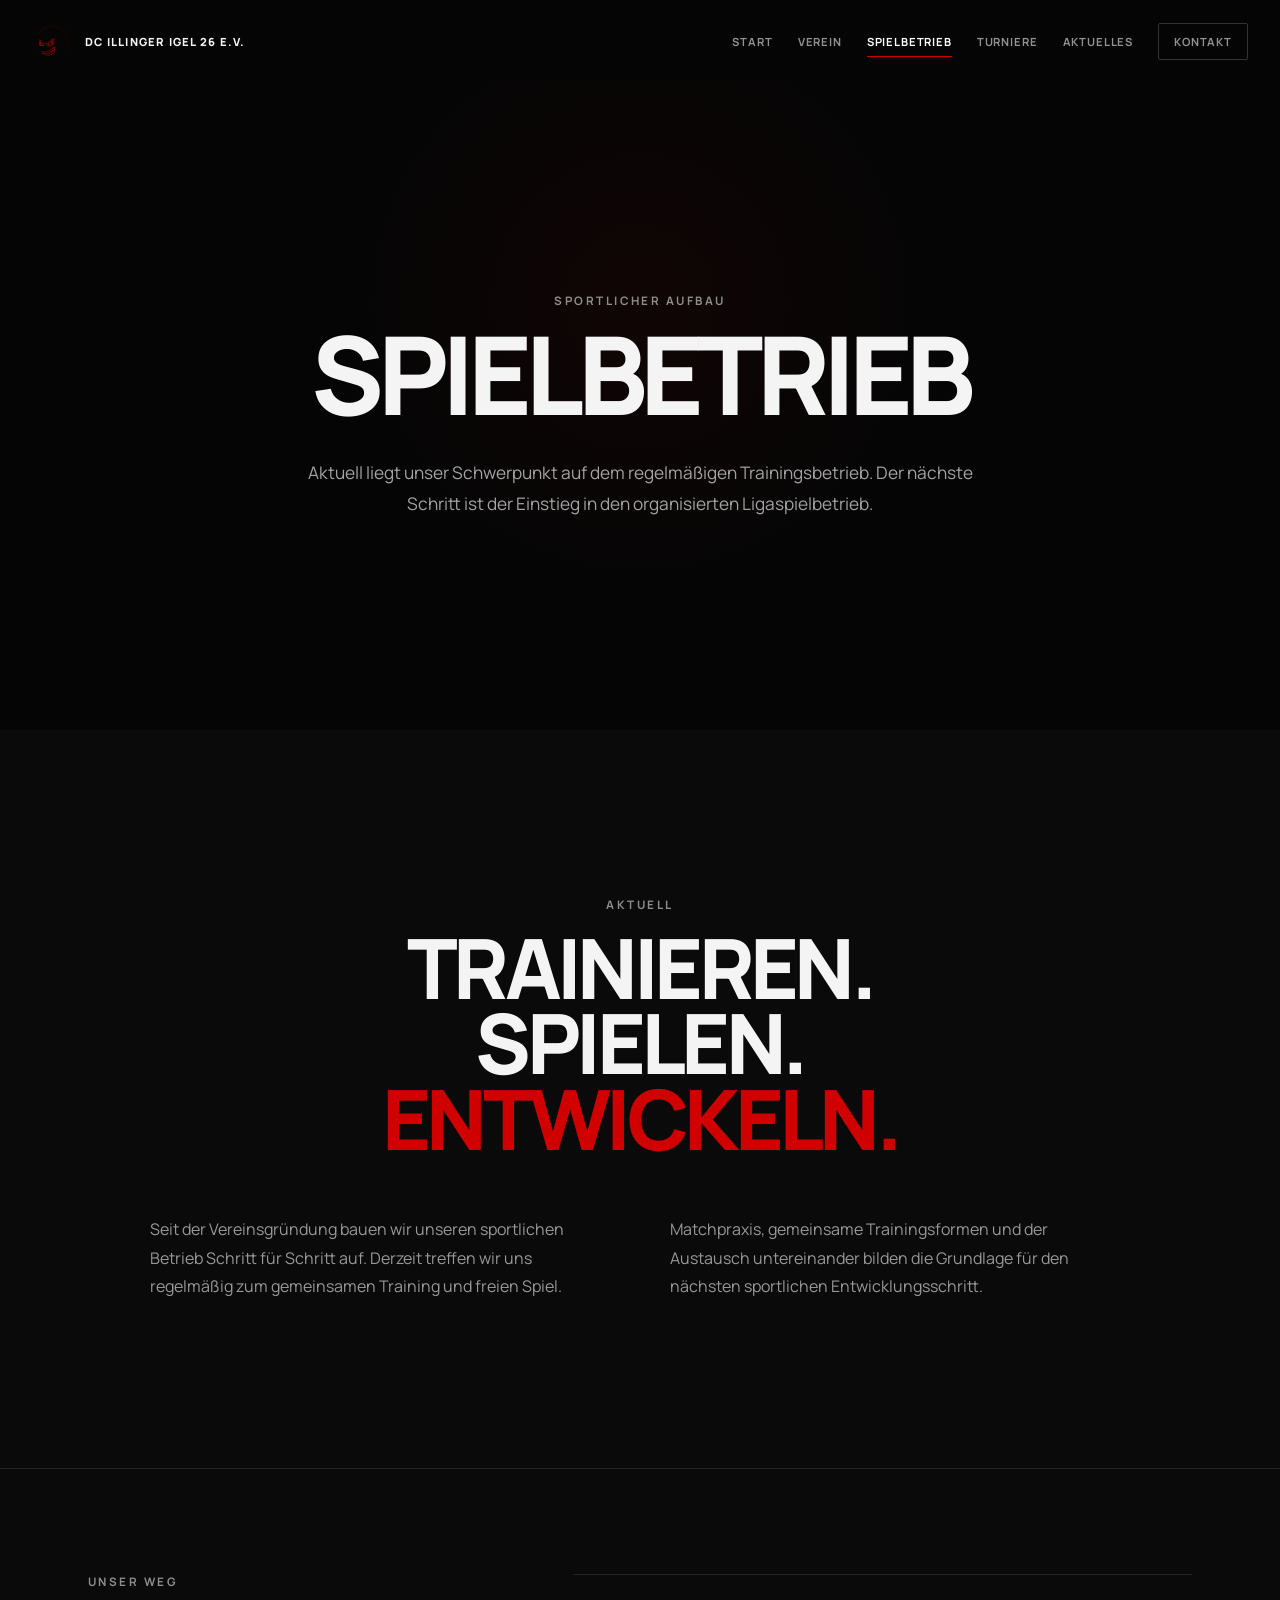
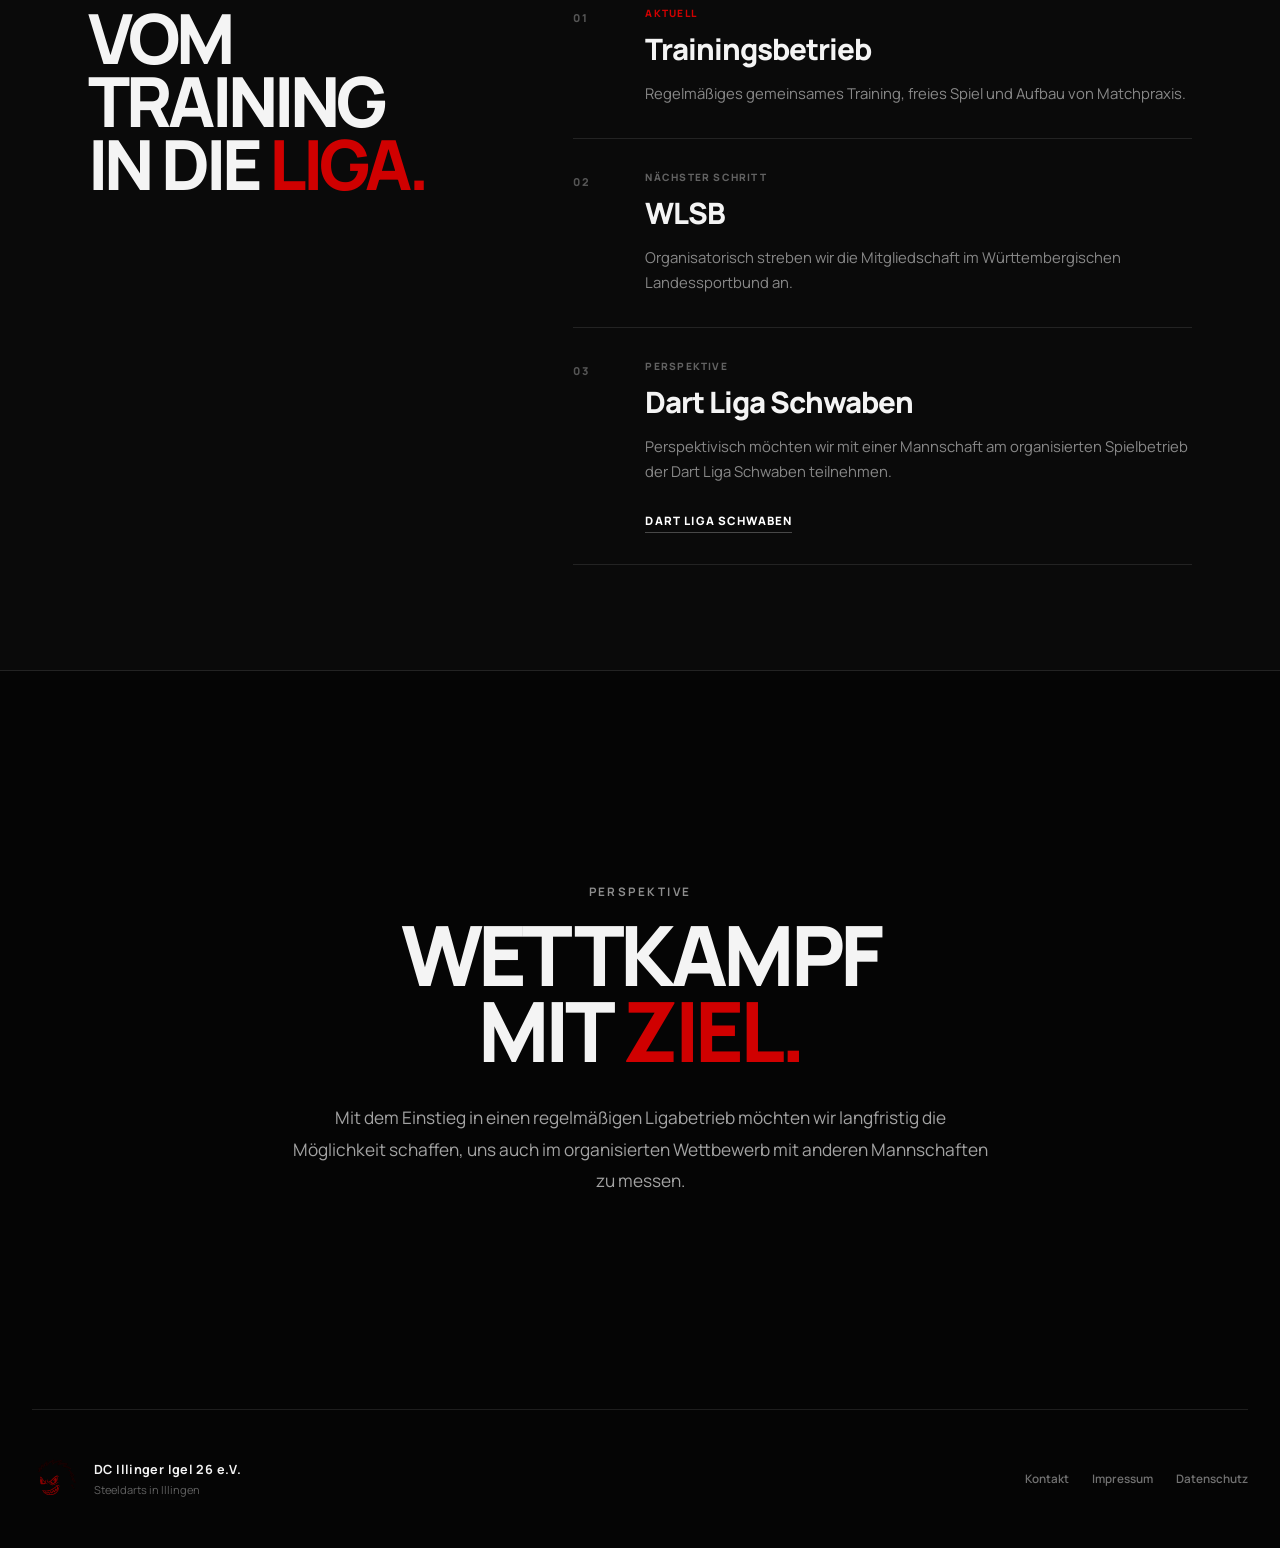
<file: spielbetrieb.html>
<!DOCTYPE html>
<html lang="de">
<head>
    <meta charset="UTF-8">
    <meta name="viewport" content="width=device-width, initial-scale=1.0">
    <title>Spielbetrieb | DC Illinger Igel 26 e.V.</title>
    <meta name="description" content="Spielbetrieb des DC Illinger Igel 26 e.V.: regelmäßiger Trainingsbetrieb und Vorbereitung auf den organisierten Ligaspielbetrieb.">
    <meta name="theme-color" content="#050505">

    <link rel="preconnect" href="https://fonts.googleapis.com">
    <link rel="preconnect" href="https://fonts.gstatic.com" crossorigin>
    <link href="https://fonts.googleapis.com/css2?family=Manrope:wght@300;400;500;600;700;800&display=swap"
          rel="stylesheet">
    <link rel="stylesheet" href="style-v10.css">
</head>

<body data-page="spielbetrieb">
<header class="site-header">
        <div class="header-inner">
            <a class="header-brand" href="index.html"
               aria-label="DC Illinger Igel 26 e.V. – Startseite">
                <img src="img/igel.svg" alt="" class="header-logo">
                <span>DC ILLINGER IGEL 26 E.V.</span>
            </a>

            <nav class="site-nav" aria-label="Hauptnavigation">
                <a href="index.html" data-page="start">Start</a>
                <a href="verein.html" data-page="verein">Verein</a>
                <a href="spielbetrieb.html" data-page="spielbetrieb">Spielbetrieb</a>
                <a href="turniere.html" data-page="turniere">Turniere</a>
                <a href="aktuelles.html" data-page="aktuelles">Aktuelles</a>
                <a href="kontakt.html" class="nav-contact" data-page="kontakt">Kontakt</a>
            </nav>

            <button class="menu-toggle" type="button"
                    aria-label="Menü öffnen"
                    aria-expanded="false"
                    aria-controls="mobile-navigation">
                <span></span>
                <span></span>
            </button>
        </div>

        <div class="mobile-navigation" id="mobile-navigation">
            <nav aria-label="Mobile Hauptnavigation">
                <a href="index.html" data-page="start">Start</a>
                <a href="verein.html" data-page="verein">Verein</a>
                <a href="spielbetrieb.html" data-page="spielbetrieb">Spielbetrieb</a>
                <a href="turniere.html" data-page="turniere">Turniere</a>
                <a href="aktuelles.html" data-page="aktuelles">Aktuelles</a>
                <a href="kontakt.html" data-page="kontakt">Kontakt</a>
            </nav>
        </div>
    </header>


    <main class="subpage-main">
        <section class="subpage-hero">
            <div class="content visible">
                <p class="small">Sportlicher Aufbau</p>
                <h1>SPIEL&shy;BETRIEB</h1>
                <p class="section-copy">
                    Aktuell liegt unser Schwerpunkt auf dem regelmäßigen
                    Trainingsbetrieb. Der nächste Schritt ist der Einstieg
                    in den organisierten Ligaspielbetrieb.
                </p>
            </div>
        </section>

        <section class="panel panel-soft">
            <div class="content content-wide">
                <p class="small">Aktuell</p>
                <h2>TRAINIEREN.<br>SPIELEN.<br><span class="accent">ENTWICKELN.</span></h2>

                <div class="two-column-copy">
                    <p>
                        Seit der Vereinsgründung bauen wir unseren sportlichen
                        Betrieb Schritt für Schritt auf. Derzeit treffen wir uns
                        regelmäßig zum gemeinsamen Training und freien Spiel.
                    </p>
                    <p>
                        Matchpraxis, gemeinsame Trainingsformen und der Austausch
                        untereinander bilden die Grundlage für den nächsten
                        sportlichen Entwicklungsschritt.
                    </p>
                </div>
            </div>
        </section>

        <section class="roadmap-section">
            <div class="roadmap-inner">
                <div class="roadmap-title">
                    <p class="small">Unser Weg</p>
                    <h2>VOM TRAINING<br>IN DIE <span class="accent">LIGA.</span></h2>
                </div>

                <div class="roadmap-list">
                    <article class="roadmap-item current">
                        <span class="roadmap-no">01</span>
                        <div>
                            <span class="roadmap-status">Aktuell</span>
                            <h3>Trainingsbetrieb</h3>
                            <p>
                                Regelmäßiges gemeinsames Training,
                                freies Spiel und Aufbau von Matchpraxis.
                            </p>
                        </div>
                    </article>

                    <article class="roadmap-item">
                        <span class="roadmap-no">02</span>
                        <div>
                            <span class="roadmap-status">Nächster Schritt</span>
                            <h3>WLSB</h3>
                            <p>
                                Organisatorisch streben wir die Mitgliedschaft
                                im Württembergischen Landessportbund an.
                            </p>
                        </div>
                    </article>

                    <article class="roadmap-item">
                        <span class="roadmap-no">03</span>
                        <div>
                            <span class="roadmap-status">Perspektive</span>
                            <h3>Dart Liga Schwaben</h3>
                            <p>
                                Perspektivisch möchten wir mit einer Mannschaft
                                am organisierten Spielbetrieb der Dart Liga Schwaben teilnehmen.
                            </p>
                            <a class="text-link" href="https://dart-liga-schwaben.de/"
                               target="_blank" rel="noopener noreferrer">
                                Dart Liga Schwaben
                            </a>
                        </div>
                    </article>
                </div>
            </div>
        </section>

        <section class="panel">
            <div class="content">
                <p class="small">Perspektive</p>
                <h2>WETTKAMPF<br>MIT <span class="accent">ZIEL.</span></h2>
                <p class="section-copy">
                    Mit dem Einstieg in einen regelmäßigen Ligabetrieb
                    möchten wir langfristig die Möglichkeit schaffen,
                    uns auch im organisierten Wettbewerb mit anderen
                    Mannschaften zu messen.
                </p>
            </div>
        </section>
    </main>


<footer>
        <div class="footer-brand">
            <img src="img/igel.svg" alt="" class="footer-logo">
            <div>
                <strong>DC Illinger Igel 26 e.V.</strong>
                <span>Steeldarts in Illingen</span>
            </div>
        </div>

        <nav aria-label="Rechtliche Navigation">
            <a href="kontakt.html">Kontakt</a>
            <a href="impressum.html">Impressum</a>
            <a href="datenschutz.html">Datenschutz</a>
        </nav>
    </footer>

    <script src="script.js?v=10"></script>
</body>
</html>
</file>
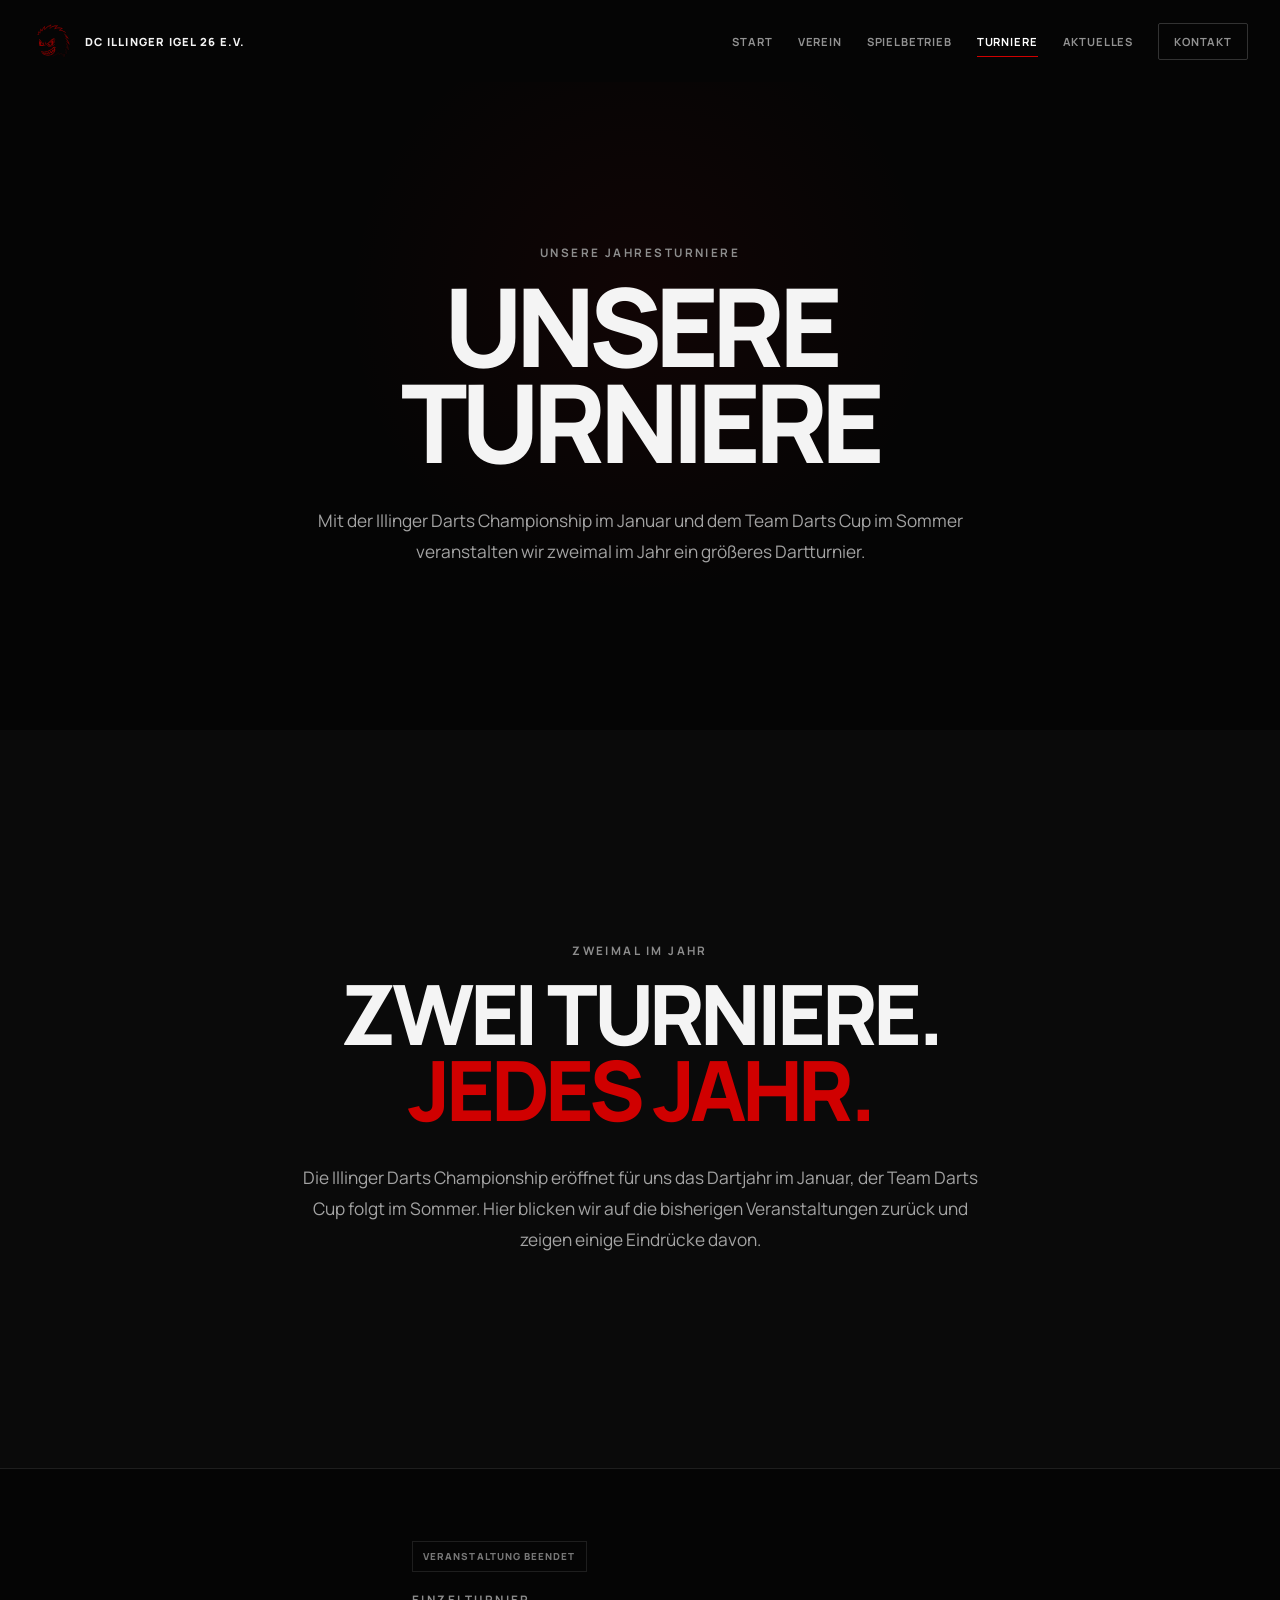
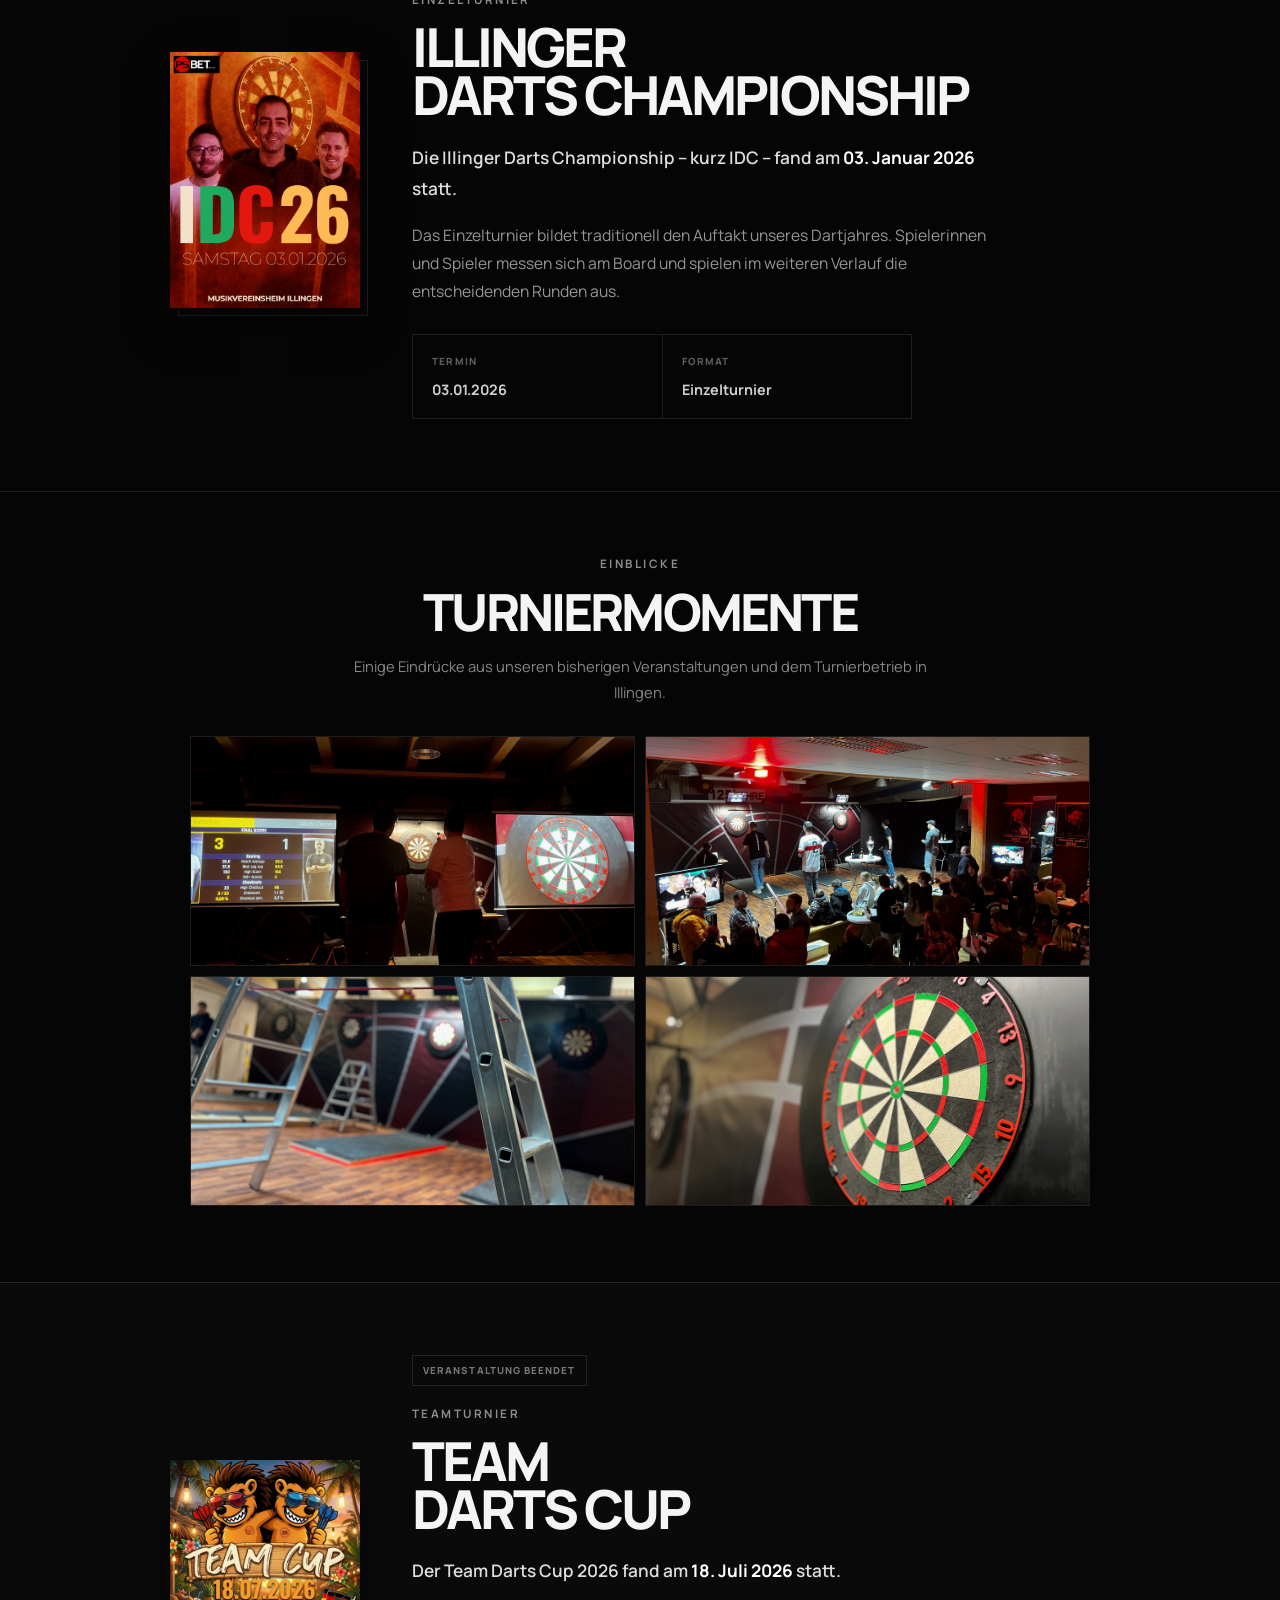
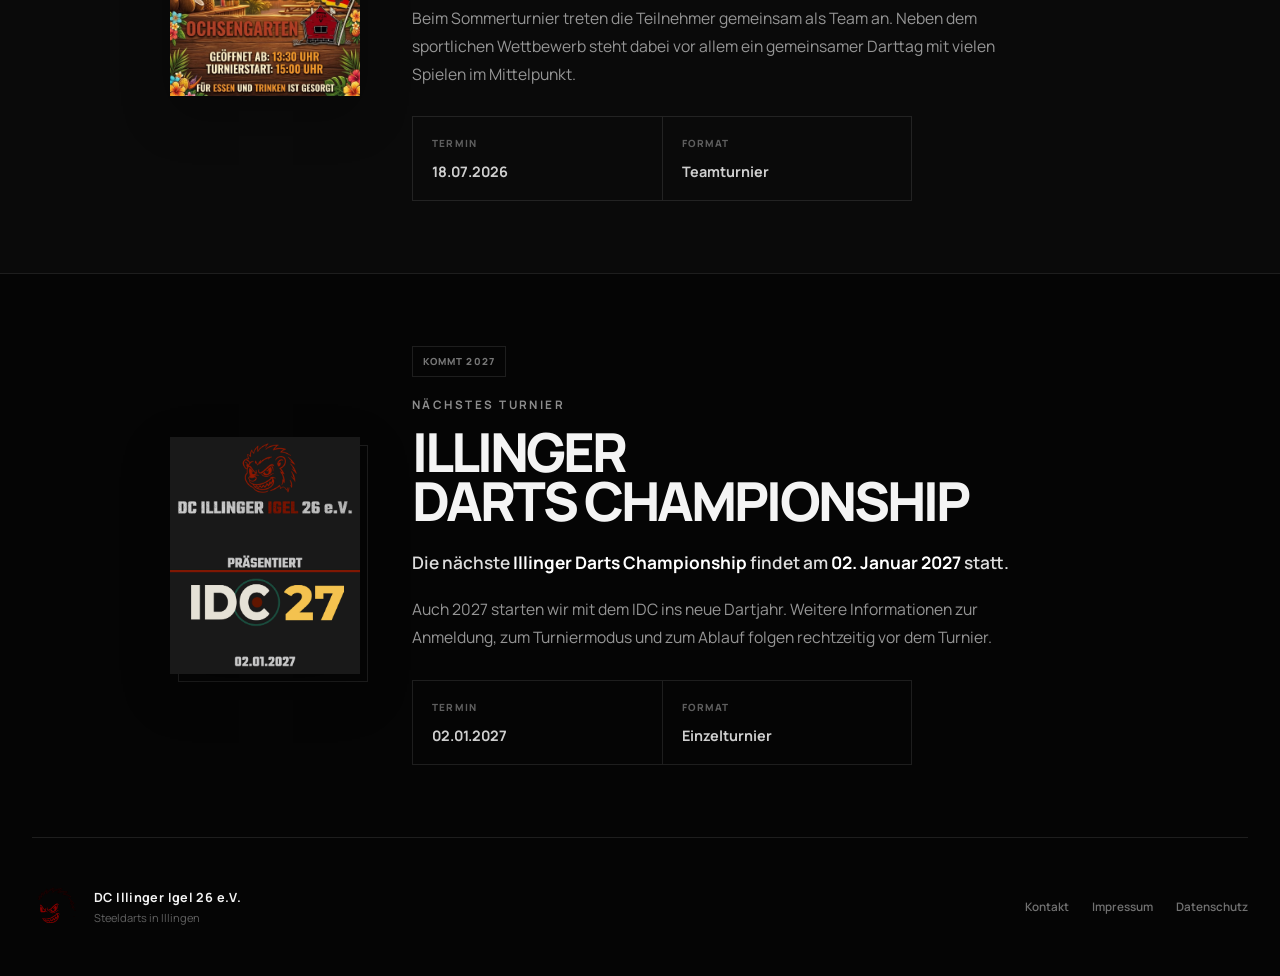
<file: turniere.html>
<!DOCTYPE html>
<html lang="de">
<head>
    <meta charset="UTF-8">
    <meta name="viewport" content="width=device-width, initial-scale=1.0">
    <title>Turniere | DC Illinger Igel 26 e.V.</title>
    <meta name="description" content="Rückblick auf die Dartturniere des DC Illinger Igel 26 e.V.: Illinger Darts Cup und Team Darts Cup 2026.">
    <meta name="theme-color" content="#050505">

    <link rel="preconnect" href="https://fonts.googleapis.com">
    <link rel="preconnect" href="https://fonts.gstatic.com" crossorigin>
    <link href="https://fonts.googleapis.com/css2?family=Manrope:wght@300;400;500;600;700;800&display=swap"
          rel="stylesheet">
    <link rel="stylesheet" href="style-v10.css">
</head>

<body data-page="turniere">
    <header class="site-header">
        <div class="header-inner">
            <a class="header-brand" href="index.html"
               aria-label="DC Illinger Igel 26 e.V. – Startseite">
                <img src="img/igel.svg" alt="" class="header-logo">
                <span>DC ILLINGER IGEL 26 E.V.</span>
            </a>

            <nav class="site-nav" aria-label="Hauptnavigation">
                <a href="index.html" data-page="start">Start</a>
                <a href="verein.html" data-page="verein">Verein</a>
                <a href="spielbetrieb.html" data-page="spielbetrieb">Spielbetrieb</a>
                <a href="turniere.html" data-page="turniere">Turniere</a>
                <a href="aktuelles.html" data-page="aktuelles">Aktuelles</a>
                <a href="kontakt.html" class="nav-contact" data-page="kontakt">Kontakt</a>
            </nav>

            <button class="menu-toggle" type="button"
                    aria-label="Menü öffnen"
                    aria-expanded="false"
                    aria-controls="mobile-navigation">
                <span></span>
                <span></span>
            </button>
        </div>

        <div class="mobile-navigation" id="mobile-navigation">
            <nav aria-label="Mobile Hauptnavigation">
                <a href="index.html" data-page="start">Start</a>
                <a href="verein.html" data-page="verein">Verein</a>
                <a href="spielbetrieb.html" data-page="spielbetrieb">Spielbetrieb</a>
                <a href="turniere.html" data-page="turniere">Turniere</a>
                <a href="aktuelles.html" data-page="aktuelles">Aktuelles</a>
                <a href="kontakt.html" data-page="kontakt">Kontakt</a>
            </nav>
        </div>
    </header>

<main class="subpage-main">

    <section class="subpage-hero">
        <div class="content visible">

            <p class="small">Unsere Jahresturniere</p>

            <h1>
                UNSERE<br>
                TURNIERE
            </h1>

            <p class="section-copy">
                Mit der Illinger Darts Championship im Januar und dem Team Darts Cup im Sommer
                veranstalten wir zweimal im Jahr ein größeres Dartturnier.
            </p>

        </div>
    </section>


    <section class="panel panel-soft">
        <div class="content content-wide">

            <p class="small">Zweimal im Jahr</p>

            <h2>
                ZWEI TURNIERE.<br>
                <span class="accent">JEDES JAHR.</span>
            </h2>

            <p class="section-copy">
                Die Illinger Darts Championship eröffnet für uns das Dartjahr im Januar,
                der Team Darts Cup folgt im Sommer.
                Hier blicken wir auf die bisherigen Veranstaltungen zurück
                und zeigen einige Eindrücke davon.
            </p>

        </div>
    </section>

        <section class="event-section">
            <div class="event-poster-layout">
                <div class="event-poster-wrap">
                    <img src="img/idc-2026.png"
                         alt="Flyer des Illinger Darts Cup 2026"
                         class="event-poster"
                         loading="lazy">
                </div>

                <div class="event-content">
                    <div class="event-status">VERANSTALTUNG BEENDET</div>
                    <p class="small">Einzelturnier</p>
                    <h2>ILLINGER<br>DARTS CHAMPIONSHIP</h2>
                    <p class="event-lead">
                        Die Illinger Darts Championship – kurz IDC – fand am
                        <strong>03. Januar 2026</strong> statt.
                    </p>
                    <p>
                        Das Einzelturnier bildet traditionell den Auftakt unseres Dartjahres.
                        Spielerinnen und Spieler messen sich am Board und spielen
                        im weiteren Verlauf die entscheidenden Runden aus.
                    </p>

                    <div class="event-facts">
                        <div><span>Termin</span><strong>03.01.2026</strong></div>
                        <div><span>Format</span><strong>Einzelturnier</strong></div>
                    </div>
                </div>
            </div>
        </section>

        <section class="gallery-section turniere-gallery">
            <div class="gallery-intro">
                <p class="small">Einblicke</p>
                <h2>TURNIER&shy;MOMENTE</h2>
                <p class="gallery-copy">
                    Einige Eindrücke aus unseren bisherigen Veranstaltungen
                    und dem Turnierbetrieb in Illingen.
                </p>
            </div>

            <div class="gallery-grid compact-gallery">
                <figure class="gallery-item">
                    <img src="img/turnier-01.png"
                         alt="Eindrücke von einem Dartturnier des DC Illinger Igel"
                         loading="lazy">
                </figure>

                <figure class="gallery-item">
                    <img src="img/turnier-02.png"
                         alt="Turnierbetrieb beim DC Illinger Igel"
                         loading="lazy">
                </figure>

                <figure class="gallery-item">
                    <img src="img/turnier-03.png"
                         alt="Spieler und Boards bei einem Turnier des DC Illinger Igel"
                         loading="lazy">
                </figure>

                <figure class="gallery-item">
                    <img src="img/turnier-04.png"
                         alt="Teilnehmer und Vereinsleben bei einem Turnier in Illingen"
                         loading="lazy">
                </figure>
            </div>
        </section>

        <section class="event-section event-section-soft">
            <div class="event-poster-layout">
                <div class="event-poster-wrap">
                    <img src="img/team-darts-cup-2026.png"
                         alt="Flyer des Team Darts Cup 2026"
                         class="event-poster"
                         loading="lazy">
                </div>

                <div class="event-content">
                    <div class="event-status">VERANSTALTUNG BEENDET</div>
                    <p class="small">Teamturnier</p>
                    <h2>TEAM<br>DARTS CUP</h2>
                    <p class="event-lead">
                        Der Team Darts Cup 2026 fand am
                        <strong>18. Juli 2026</strong> statt.
                    </p>
                    <p>
                        Beim Sommerturnier treten die Teilnehmer gemeinsam als Team an.
                        Neben dem sportlichen Wettbewerb steht dabei vor allem
                        ein gemeinsamer Darttag mit vielen Spielen im Mittelpunkt.
                    </p>

                    <div class="event-facts">
                        <div><span>Termin</span><strong>18.07.2026</strong></div>
                        <div><span>Format</span><strong>Teamturnier</strong></div>
                    </div>
                </div>
            </div>
        </section>

        <section class="event-section">
    <div class="event-poster-layout">

        <div class="event-poster-wrap">
            <img src="img/idc-2027.jpg"
                 alt="Flyer des Illinger Darts Cup 2027"
                 class="event-poster"
                 loading="lazy">
        </div>

        <div class="event-content">
            <div class="event-status">KOMMT 2027</div>

            <p class="small">Nächstes Turnier</p>

            <h2>
                ILLINGER<br>
                DARTS CHAMPIONSHIP
            </h2>

            <p class="event-lead">
                Die nächste <strong>Illinger Darts Championship</strong>
                findet am <strong>02. Januar 2027</strong> statt.
            </p>

            <p>
                Auch 2027 starten wir mit dem IDC ins neue Dartjahr.
                Weitere Informationen zur Anmeldung, zum Turniermodus
                und zum Ablauf folgen rechtzeitig vor dem Turnier.
            </p>

            <div class="event-facts">
                <div>
                    <span>Termin</span>
                    <strong>02.01.2027</strong>
                </div>

                <div>
                    <span>Format</span>
                    <strong>Einzelturnier</strong>
                </div>
            </div>
        </div>

    </div>
</section>
    </main>

    <footer>
        <div class="footer-brand">
            <img src="img/igel.svg" alt="" class="footer-logo">
            <div>
                <strong>DC Illinger Igel 26 e.V.</strong>
                <span>Steeldarts in Illingen</span>
            </div>
        </div>

        <nav aria-label="Rechtliche Navigation">
            <a href="kontakt.html">Kontakt</a>
            <a href="impressum.html">Impressum</a>
            <a href="datenschutz.html">Datenschutz</a>
        </nav>
    </footer>

    <script src="script.js?v=10"></script>
</body>
</html>
</file>
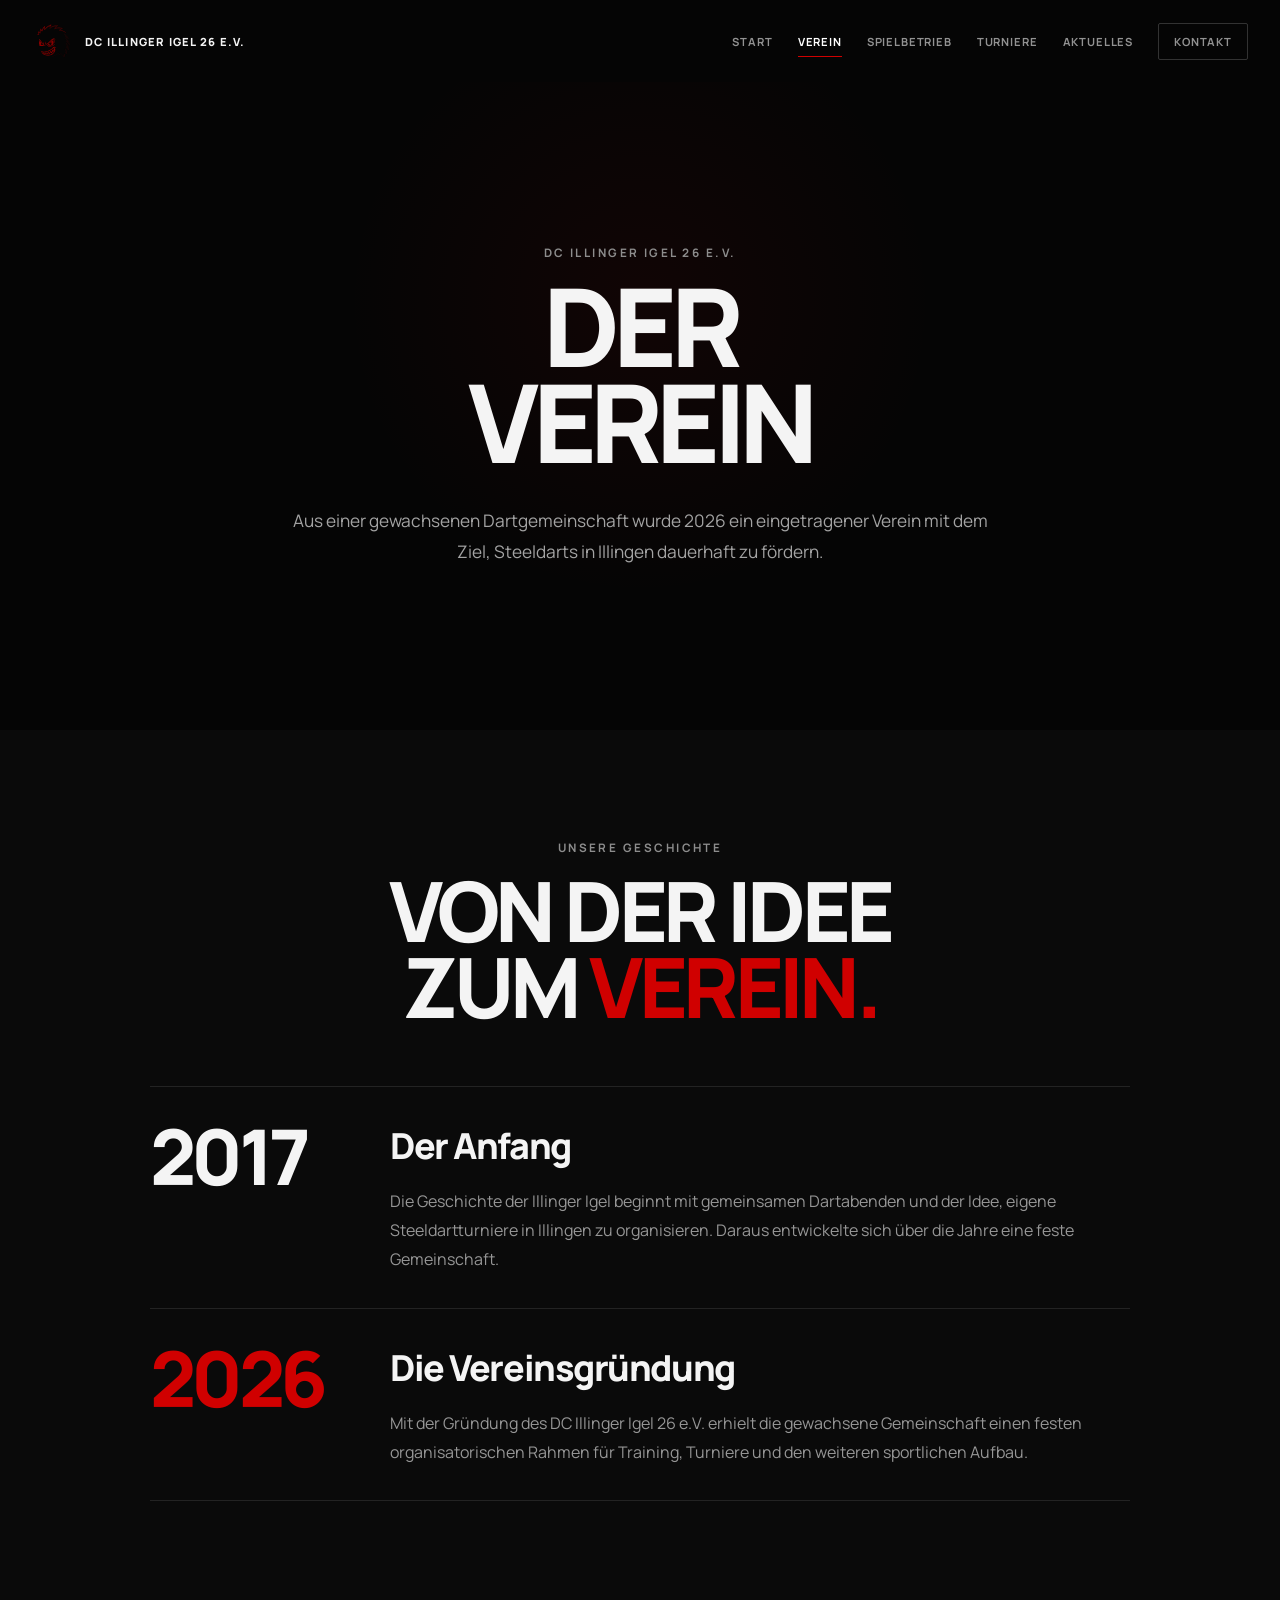
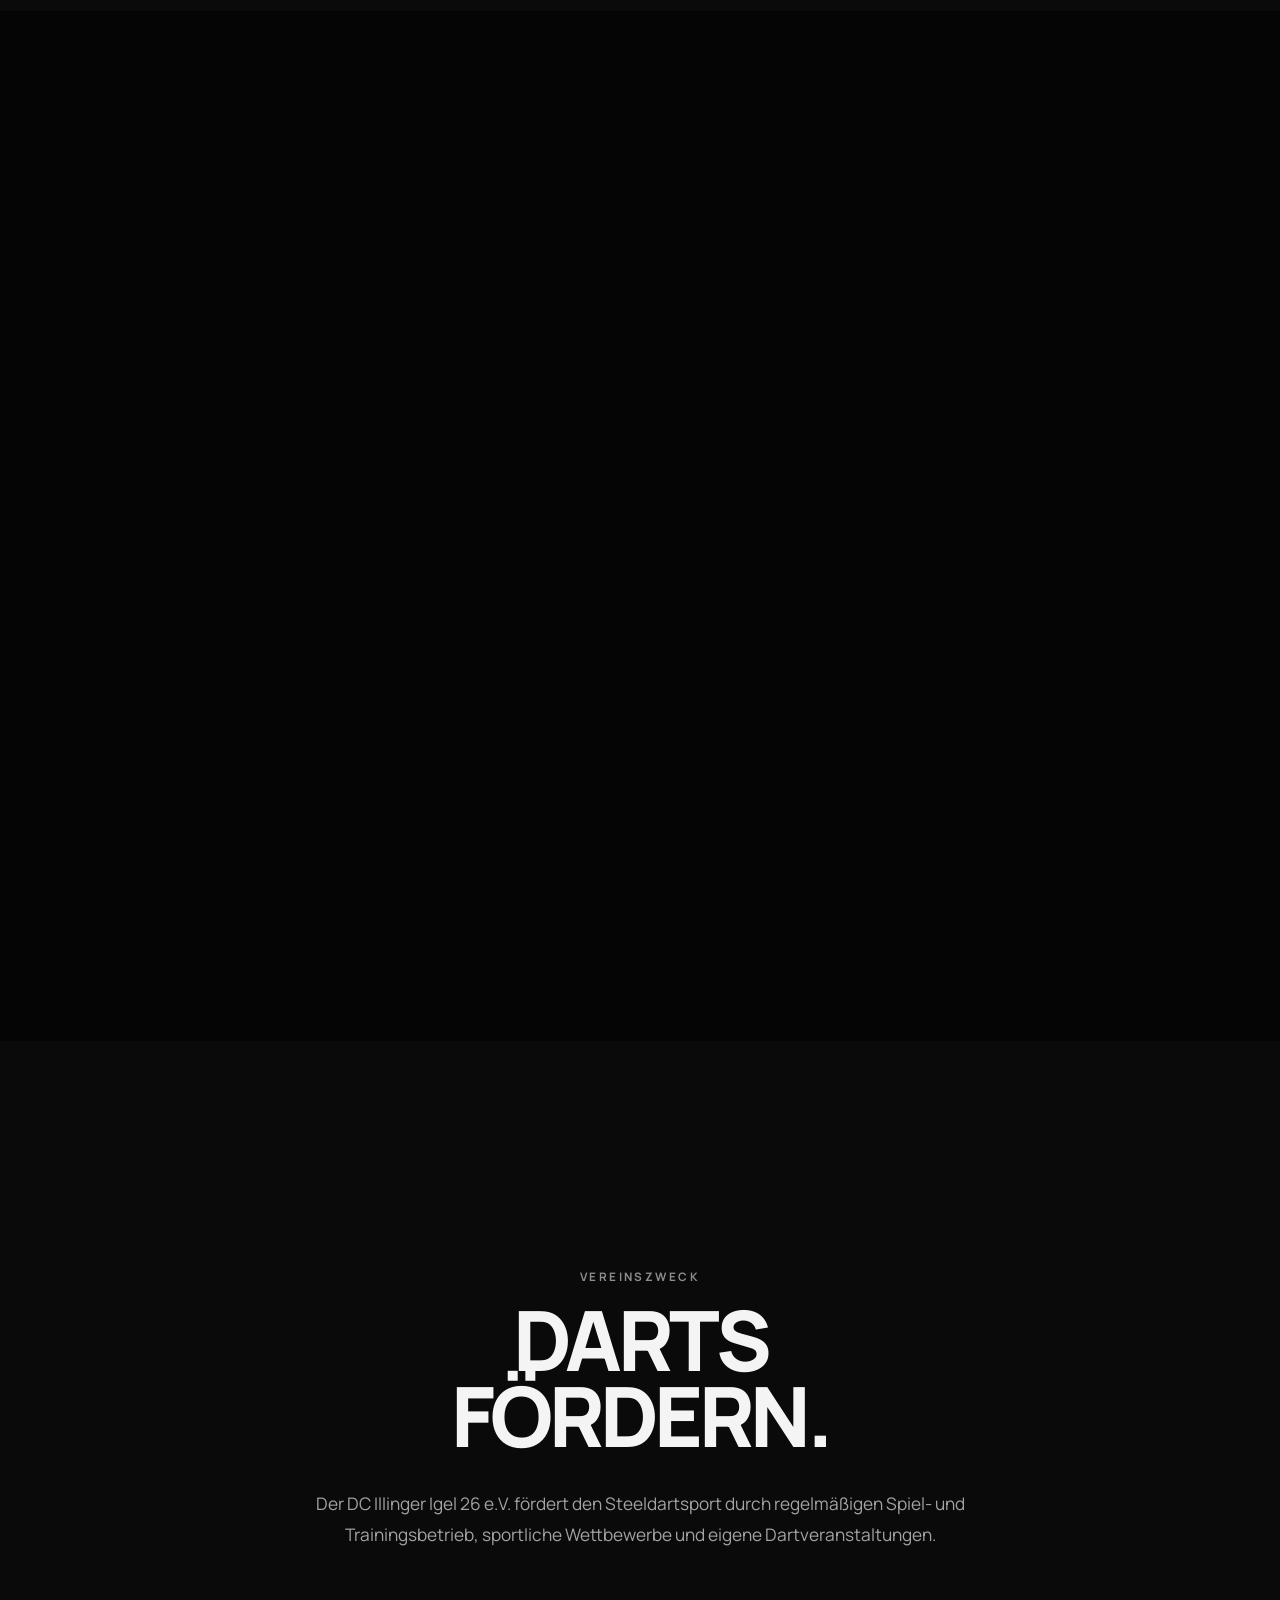
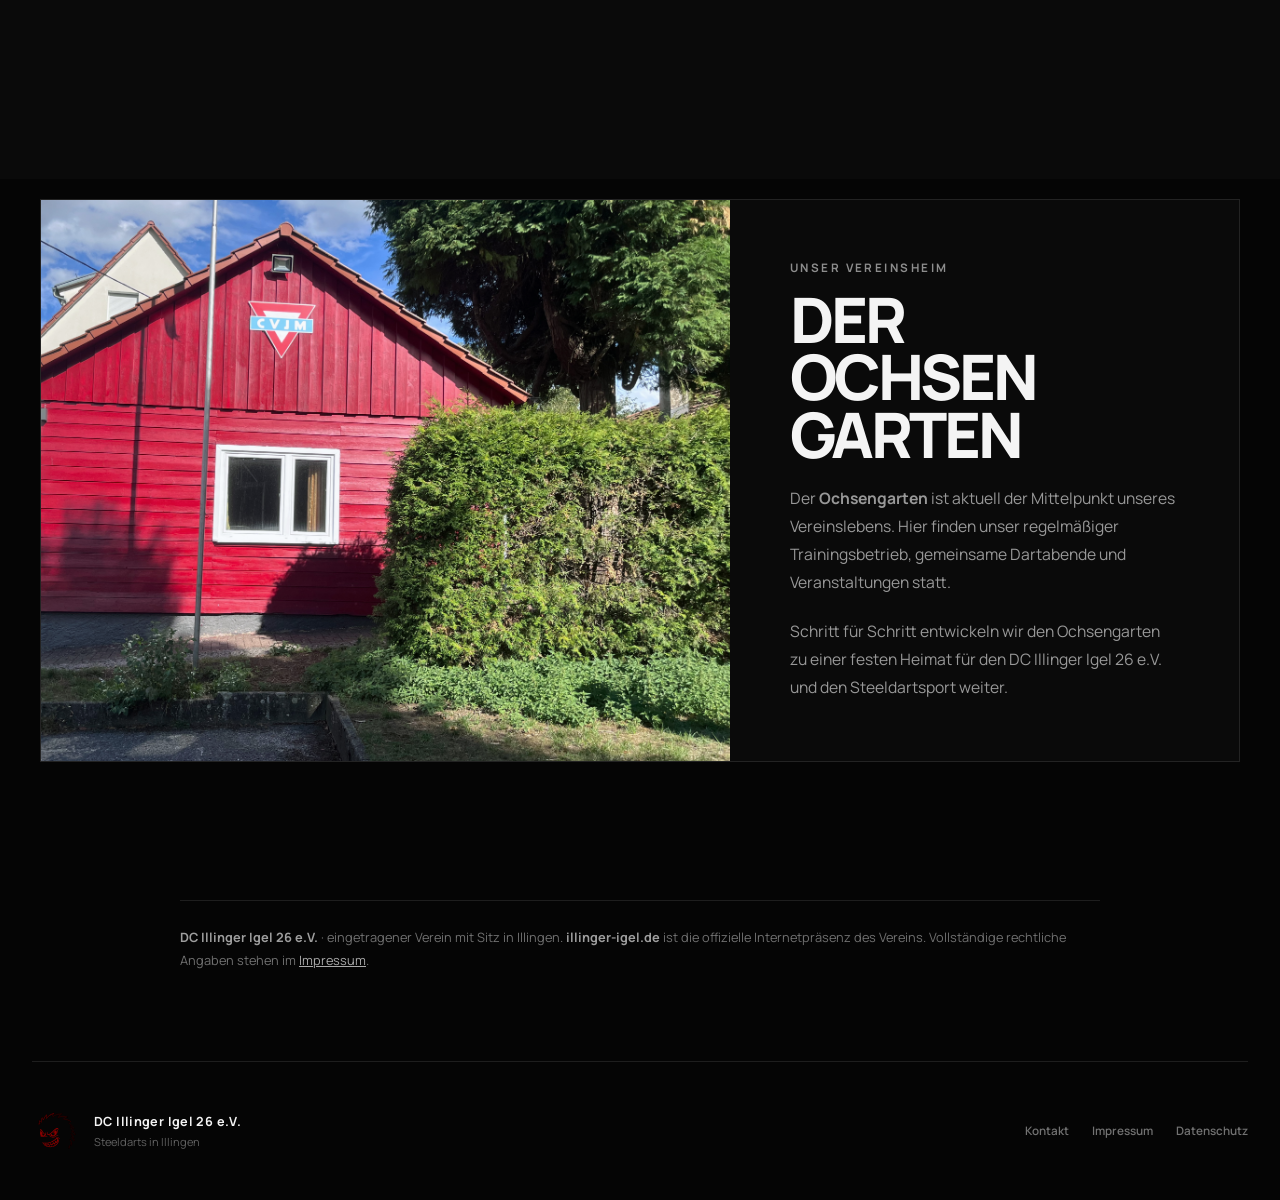
<file: verein.html>
<!DOCTYPE html>
<html lang="de">
<head>
    <meta charset="UTF-8">
    <meta name="viewport" content="width=device-width, initial-scale=1.0">
    <title>Verein | DC Illinger Igel 26 e.V.</title>
    <meta name="description" content="Der DC Illinger Igel 26 e.V.: Geschichte, Vereinszweck und Werte des Steeldartsvereins aus Illingen.">
    <meta name="theme-color" content="#050505">

    <link rel="preconnect" href="https://fonts.googleapis.com">
    <link rel="preconnect" href="https://fonts.gstatic.com" crossorigin>
    <link href="https://fonts.googleapis.com/css2?family=Manrope:wght@300;400;500;600;700;800&display=swap"
          rel="stylesheet">
    <link rel="stylesheet" href="style-v10.css">
</head>

<body data-page="verein">
<header class="site-header">
        <div class="header-inner">
            <a class="header-brand" href="index.html"
               aria-label="DC Illinger Igel 26 e.V. – Startseite">
                <img src="img/igel.svg" alt="" class="header-logo">
                <span>DC ILLINGER IGEL 26 E.V.</span>
            </a>

            <nav class="site-nav" aria-label="Hauptnavigation">
                <a href="index.html" data-page="start">Start</a>
                <a href="verein.html" data-page="verein">Verein</a>
                <a href="spielbetrieb.html" data-page="spielbetrieb">Spielbetrieb</a>
                <a href="turniere.html" data-page="turniere">Turniere</a>
                <a href="aktuelles.html" data-page="aktuelles">Aktuelles</a>
                <a href="kontakt.html" class="nav-contact" data-page="kontakt">Kontakt</a>
            </nav>

            <button class="menu-toggle" type="button"
                    aria-label="Menü öffnen"
                    aria-expanded="false"
                    aria-controls="mobile-navigation">
                <span></span>
                <span></span>
            </button>
        </div>

        <div class="mobile-navigation" id="mobile-navigation">
            <nav aria-label="Mobile Hauptnavigation">
                <a href="index.html" data-page="start">Start</a>
                <a href="verein.html" data-page="verein">Verein</a>
                <a href="spielbetrieb.html" data-page="spielbetrieb">Spielbetrieb</a>
                <a href="turniere.html" data-page="turniere">Turniere</a>
                <a href="aktuelles.html" data-page="aktuelles">Aktuelles</a>
                <a href="kontakt.html" data-page="kontakt">Kontakt</a>
            </nav>
        </div>
    </header>


    <main class="subpage-main">
        <section class="subpage-hero">
            <div class="content visible">
                <p class="small">DC Illinger Igel 26 e.V.</p>
                <h1>DER<br>VEREIN</h1>
                <p class="section-copy">
                    Aus einer gewachsenen Dartgemeinschaft wurde 2026
                    ein eingetragener Verein mit dem Ziel,
                    Steeldarts in Illingen dauerhaft zu fördern.
                </p>
            </div>
        </section>

        <section class="panel panel-soft">
            <div class="content content-wide">
                <p class="small">Unsere Geschichte</p>
                <h2>VON DER IDEE<br>ZUM <span class="accent">VEREIN.</span></h2>

                <div class="timeline">
                    <article class="timeline-item">
                        <div class="timeline-year">2017</div>
                        <div>
                            <h3>Der Anfang</h3>
                            <p>
                                Die Geschichte der Illinger Igel beginnt mit gemeinsamen
                                Dartabenden und der Idee, eigene Steeldartturniere
                                in Illingen zu organisieren. Daraus entwickelte sich
                                über die Jahre eine feste Gemeinschaft.
                            </p>
                        </div>
                    </article>

                    <article class="timeline-item">
                        <div class="timeline-year accent">2026</div>
                        <div>
                            <h3>Die Vereinsgründung</h3>
                            <p>
                                Mit der Gründung des DC Illinger Igel 26 e.V.
                                erhielt die gewachsene Gemeinschaft einen festen
                                organisatorischen Rahmen für Training,
                                Turniere und den weiteren sportlichen Aufbau.
                            </p>
                        </div>
                    </article>
                </div>
            </div>
        </section>

        <section class="panel">
            <div class="content content-wide">
                <p class="small">Was uns wichtig ist</p>
                <h2>SPORT.<br>GEMEINSCHAFT.<br><span class="accent">FAIRNESS.</span></h2>

                <div class="values-grid">
                    <article class="info-card">
                        <span>01</span>
                        <h3>Steeldarts</h3>
                        <p>
                            Wir möchten den Steeldartsport vor Ort fördern
                            und sportliche Entwicklung ermöglichen.
                        </p>
                    </article>

                    <article class="info-card">
                        <span>02</span>
                        <h3>Gemeinschaft</h3>
                        <p>
                            Zum Vereinsleben gehören für uns gemeinsames Training,
                            Veranstaltungen und das Miteinander neben dem Board.
                        </p>
                    </article>

                    <article class="info-card">
                        <span>03</span>
                        <h3>Fairplay</h3>
                        <p>
                            Respekt und ein fairer Umgang miteinander
                            bilden die Grundlage unseres sportlichen Betriebs.
                        </p>
                    </article>

                    <article class="info-card">
                        <span>04</span>
                        <h3>Illingen</h3>
                        <p>
                            Wir möchten Steeldarts in Illingen langfristig
                            als Teil des örtlichen Vereinslebens etablieren.
                        </p>
                    </article>
                </div>
            </div>
        </section>

        <section class="panel panel-soft">
            <div class="content">
                <p class="small">Vereinszweck</p>
                <h2>DARTS<br>FÖRDERN.</h2>
                <p class="section-copy">
                    Der DC Illinger Igel 26 e.V. fördert den Steeldartsport
                    durch regelmäßigen Spiel- und Trainingsbetrieb,
                    sportliche Wettbewerbe und eigene Dartveranstaltungen.
                </p>
            </div>
        </section>

        <section class="clubhome-section">
            <div class="clubhome-inner">
                <div class="clubhome-image">
                    <img src="img/ochsengarten-aussen.jpeg"
                         alt="Außenansicht des Ochsengartens in Illingen"
                         loading="lazy">
                </div>

             <div class="clubhome-copy">
    <p class="small">Unser Vereinsheim</p>

    <h2>
        DER<br>
        OCHSEN<br>
        GARTEN
    </h2>

    <p>
        Der <strong>Ochsengarten</strong> ist aktuell der Mittelpunkt
        unseres Vereinslebens. Hier finden unser regelmäßiger Trainingsbetrieb,
        gemeinsame Dartabende und Veranstaltungen statt.
    </p>

    <p>
        Schritt für Schritt entwickeln wir den Ochsengarten zu einer
        festen Heimat für den DC Illinger Igel 26 e.V. und den
        Steeldartsport weiter.
    </p>
</div>
            </div>
        </section>



        <section class="official-note-section">
            <div class="official-note">
                <p>
                    <strong>DC Illinger Igel 26 e.V.</strong> · eingetragener Verein
                    mit Sitz in Illingen. <strong>illinger-igel.de</strong> ist die
                    offizielle Internetpräsenz des Vereins.
                    Vollständige rechtliche Angaben stehen im
                    <a href="impressum.html">Impressum</a>.
                </p>
            </div>
        </section>
    </main>


<footer>
        <div class="footer-brand">
            <img src="img/igel.svg" alt="" class="footer-logo">
            <div>
                <strong>DC Illinger Igel 26 e.V.</strong>
                <span>Steeldarts in Illingen</span>
            </div>
        </div>

        <nav aria-label="Rechtliche Navigation">
            <a href="kontakt.html">Kontakt</a>
            <a href="impressum.html">Impressum</a>
            <a href="datenschutz.html">Datenschutz</a>
        </nav>
    </footer>

    <script src="script.js?v=10"></script>
</body>
</html>
</file>
<file: style-v10.css>
/* ======================================================
   DC Illinger Igel 26 e.V.
   Consolidated stylesheet – v8
====================================================== */

:root {
    --bg: #050505;
    --bg-soft: #0a0a0a;
    --text: #f4f4f4;
    --muted: #8d8d8d;
    --copy: #a3a3a3;
    --line: rgba(255,255,255,0.10);
    --red: #b50000;
    --red-bright: #d00000;

    --max: 1240px;
    --content: 920px;

    --gutter: 40px;
    --section-y: 110px;
}

/* ======================================================
   RESET
====================================================== */

* {
    margin: 0;
    padding: 0;
    box-sizing: border-box;
}

html {
    scroll-behavior: smooth;
}

body {
    min-width: 320px;
    overflow-x: hidden;

    background: var(--bg);
    color: var(--text);

    font-family: "Manrope", sans-serif;

    -webkit-font-smoothing: antialiased;
    text-rendering: optimizeLegibility;
}

body.menu-open {
    overflow: hidden;
}

img {
    display: block;
    max-width: 100%;
}

a {
    color: inherit;
}


/* ======================================================
   HEADER
====================================================== */

.site-header {
    position: fixed;
    top: 0;
    left: 0;
    right: 0;

    z-index: 100;

    border-bottom: 1px solid transparent;

    transition:
        background .3s ease,
        border-color .3s ease,
        backdrop-filter .3s ease;
}

.site-header.scrolled,
.site-header.menu-open {
    background: rgba(5,5,5,.84);

    border-color: var(--line);

    backdrop-filter: blur(18px);
    -webkit-backdrop-filter: blur(18px);
}

.header-inner {
    width: min(calc(100% - 64px), var(--max));
    height: 82px;

    margin: 0 auto;

    display: flex;
    align-items: center;
    justify-content: space-between;

    gap: 28px;
}

.header-brand {
    display: inline-flex;
    align-items: center;

    gap: 13px;

    text-decoration: none;

    font-size: .70rem;
    font-weight: 800;

    letter-spacing: .11em;

    white-space: nowrap;
}

.header-logo {
    width: 40px;
    height: 40px;

    object-fit: contain;
}

.site-nav {
    display: flex;
    align-items: center;

    gap: 25px;
}

.site-nav a {
    position: relative;

    color: #929292;

    text-decoration: none;

    font-size: .70rem;
    font-weight: 700;

    letter-spacing: .075em;
    text-transform: uppercase;

    transition: color .25s ease;
}

.site-nav a:not(.nav-contact)::after {
    content: "";

    position: absolute;

    left: 0;
    right: 100%;
    bottom: -8px;

    height: 1px;

    background: var(--red-bright);

    transition: right .25s ease;
}

.site-nav a:hover,
.site-nav a.active {
    color: #fff;
}

.site-nav a:hover::after,
.site-nav a.active::after {
    right: 0;
}

.nav-contact {
    padding: 10px 15px;

    border: 1px solid rgba(255,255,255,.18);
    border-radius: 2px;
}

.nav-contact:hover,
.nav-contact.active {
    border-color: var(--red-bright);
}

.menu-toggle {
    display: none;

    width: 42px;
    height: 42px;

    border: 0;

    background: transparent;

    cursor: pointer;
}

.menu-toggle span {
    display: block;

    width: 24px;
    height: 1px;

    margin: 7px auto;

    background: #fff;

    transition: transform .25s ease;
}

.menu-toggle[aria-expanded="true"] span:first-child {
    transform: translateY(4px) rotate(45deg);
}

.menu-toggle[aria-expanded="true"] span:last-child {
    transform: translateY(-4px) rotate(-45deg);
}

.mobile-navigation {
    display: none;
}


/* ======================================================
   SHARED TYPOGRAPHY
====================================================== */

.small,
.eyebrow {
    color: var(--muted);

    font-size: .73rem;
    font-weight: 700;

    letter-spacing: .21em;
    text-transform: uppercase;
}

.accent {
    color: var(--red-bright);
}

.section-copy {
    max-width: 700px;

    margin: 34px auto 0;

    color: var(--copy);

    font-size: clamp(1rem, 1.35vw, 1.18rem);

    line-height: 1.8;
}

.section-copy strong {
    color: #fff;

    font-weight: 600;
}

.text-link {
    display: inline-block;

    margin-top: 28px;
    padding-bottom: 4px;

    color: #fff;

    text-decoration: none;

    border-bottom: 1px solid rgba(255,255,255,.25);

    font-size: .72rem;
    font-weight: 800;

    letter-spacing: .10em;
    text-transform: uppercase;

    transition:
        color .25s ease,
        border-color .25s ease;
}

.text-link:hover {
    color: var(--red-bright);
    border-color: var(--red-bright);
}


/* ======================================================
   BUTTONS
====================================================== */

.button {
    display: inline-flex;
    align-items: center;
    justify-content: center;

    min-height: 47px;

    padding: 0 21px;

    border: 1px solid transparent;
    border-radius: 2px;

    text-decoration: none;
    text-transform: uppercase;

    font-size: .70rem;
    font-weight: 800;

    letter-spacing: .11em;

    transition:
        transform .25s ease,
        background .25s ease,
        border-color .25s ease;
}

.button:hover {
    transform: translateY(-2px);
}

.button-primary {
    background: var(--red);
    border-color: var(--red);
}

.button-primary:hover {
    background: var(--red-bright);
    border-color: var(--red-bright);
}

.button-secondary {
    border-color: rgba(255,255,255,.22);
}

.button-secondary:hover {
    border-color: #fff;
}

.hero-actions {
    margin-top: 34px;

    display: flex;
    flex-wrap: wrap;
    justify-content: center;

    gap: 12px;
}


/* ======================================================
   HOME HERO
====================================================== */

.hero {
    position: relative;

    min-height: 100svh;

    padding: 130px 32px 90px;

    display: flex;
    align-items: center;
    justify-content: center;

    overflow: hidden;
}

.hero::before,
.subpage-hero::before {
    content: "";

    position: absolute;

    inset: 0;

    background:
        radial-gradient(
            circle at 50% 34%,
            rgba(155,0,0,.08),
            transparent 38%
        );

    pointer-events: none;
}

.hero-content {
    position: relative;

    z-index: 1;

    display: flex;
    flex-direction: column;
    align-items: center;

    text-align: center;
}

.logo {
    width: clamp(145px, 16vw, 245px);

    margin-bottom: 38px;

    filter:
        drop-shadow(0 0 24px rgba(190,0,0,.08));

    transition: transform .2s ease-out;
}

.hero h1 {
    margin-top: 14px;

    font-size: clamp(3rem, 7vw, 7.5rem);
    font-weight: 800;

    line-height: .89;
    letter-spacing: -.055em;
}

.hero-subtitle {
    margin-top: 27px;

    color: var(--muted);

    font-size: clamp(.82rem, 1.2vw, .98rem);

    letter-spacing: .12em;
    text-transform: uppercase;
}

.scroll-indicator {
    position: absolute;

    left: 50%;
    bottom: 34px;

    width: 1px;
    height: 46px;

    transform: translateX(-50%);

    background: rgba(255,255,255,.12);

    overflow: hidden;

    transition: opacity .4s ease;
}

.scroll-indicator span {
    position: absolute;

    top: -46px;
    left: 0;

    width: 100%;
    height: 46px;

    background: #fff;

    animation: scrollLine 2s infinite;
}

@keyframes scrollLine {
    0% {
        transform: translateY(0);
        opacity: 0;
    }

    25% {
        opacity: 1;
    }

    100% {
        transform: translateY(92px);
        opacity: 0;
    }
}


/* ======================================================
   PANELS / CONTENT
====================================================== */

.panel {
    min-height: 82vh;

    padding: var(--section-y) var(--gutter);

    display: flex;
    align-items: center;
    justify-content: center;
}

.panel-soft {
    background: var(--bg-soft);
}

.content {
    width: min(90%, var(--content));

    margin: 0 auto;

    text-align: center;

    opacity: 0;

    transform: translateY(30px);

    transition:
        opacity .8s ease,
        transform .8s cubic-bezier(.16,1,.3,1);
}

.content.visible {
    opacity: 1;

    transform: none;
}

.content-wide {
    width: min(92%, var(--max));
}

.content h2 {
    margin-top: 17px;

    font-size: clamp(3rem, 6.5vw, 7rem);
    font-weight: 800;

    line-height: .91;
    letter-spacing: -.055em;
}

.big-year {
    margin-top: 36px;

    color: var(--red-bright);

    font-size: clamp(5rem, 14vw, 12rem);
    font-weight: 800;

    line-height: .82;
    letter-spacing: -.07em;
}


/* ======================================================
   HOME OVERVIEW
====================================================== */

.overview-panel {
    min-height: auto;
}

.overview-grid {
    margin-top: 46px;

    display: grid;
    grid-template-columns: repeat(2, minmax(0,1fr));

    border-top: 1px solid var(--line);
    border-left: 1px solid var(--line);
}

.overview-card,
.info-card {
    min-height: 245px;

    padding: 30px;

    display: flex;
    flex-direction: column;
    align-items: flex-start;

    text-align: left;

    border-right: 1px solid var(--line);
    border-bottom: 1px solid var(--line);
}

.overview-card {
    text-decoration: none;

    transition: background .25s ease;
}

.overview-card:hover {
    background: rgba(255,255,255,.022);
}

.overview-card > span,
.info-card > span {
    margin-bottom: auto;

    color: #545454;

    font-size: .68rem;
    font-weight: 800;

    letter-spacing: .12em;
}

.overview-card h3,
.info-card h3 {
    margin-top: 44px;

    font-size: clamp(1.65rem, 2.8vw, 2.5rem);
    font-weight: 800;

    letter-spacing: -.04em;
}

.overview-card p,
.info-card p {
    margin-top: 12px;

    color: #868686;

    font-size: .92rem;

    line-height: 1.7;
}

.contact-teaser {
    min-height: 72vh;
}

.mail-link,
.contact-mail {
    display: inline-block;

    margin-top: 30px;
    padding-bottom: 5px;

    color: #fff;

    text-decoration: none;

    border-bottom: 1px solid rgba(255,255,255,.28);

    font-size: clamp(1rem, 1.8vw, 1.3rem);
    font-weight: 700;

    transition:
        color .25s ease,
        border-color .25s ease;
}

.mail-link:hover,
.contact-mail:hover {
    color: var(--red-bright);
    border-color: var(--red-bright);
}


/* ======================================================
   SUBPAGE HERO
====================================================== */

.subpage-main {
    padding-top: 82px;
}

.subpage-hero {
    position: relative;

    min-height: 72vh;

    padding: var(--section-y) var(--gutter);

    display: flex;
    align-items: center;
    justify-content: center;

    overflow: hidden;
}

.subpage-hero .content {
    position: relative;

    z-index: 1;

    width: min(92%, 1050px);
}

.subpage-hero h1 {
    margin-top: 17px;

    font-size: clamp(3.6rem, 8.5vw, 8rem);
    font-weight: 800;

    line-height: .89;
    letter-spacing: -.06em;
}


/* ======================================================
   VEREIN
====================================================== */

.timeline {
    max-width: 980px;

    margin: 62px auto 0;
}

.timeline-item {
    display: grid;
    grid-template-columns: 180px minmax(0,1fr);

    gap: 60px;

    padding: 34px 0;

    text-align: left;

    border-top: 1px solid var(--line);
}

.timeline-item:last-child {
    border-bottom: 1px solid var(--line);
}

.timeline-year {
    font-size: clamp(3.3rem, 6vw, 5.8rem);
    font-weight: 800;

    line-height: .9;
    letter-spacing: -.06em;
}

.timeline-item h3 {
    font-size: clamp(1.7rem, 2.8vw, 2.5rem);
    font-weight: 800;

    letter-spacing: -.04em;
}

.timeline-item p {
    margin-top: 17px;

    color: #969696;

    font-size: 1rem;

    line-height: 1.8;
}

.values-grid,
.focus-grid {
    margin-top: 58px;

    display: grid;
    grid-template-columns: repeat(2, minmax(0,1fr));

    border-top: 1px solid var(--line);
    border-left: 1px solid var(--line);
}

.official-note-section {
    padding: 48px var(--gutter) 90px;
}

.official-note {
    width: min(92%, 920px);

    margin: 0 auto;

    padding-top: 25px;

    border-top: 1px solid var(--line);
}

.official-note p {
    color: #707070;

    font-size: .80rem;

    line-height: 1.75;
}

.official-note strong {
    color: #9e9e9e;
}

.official-note a {
    color: #aaa;
}


/* ======================================================
   VEREIN – OCHSENGARTEN IMAGE
====================================================== */

.clubhome-section {
    width: min(calc(100% - 80px), var(--max));

    margin: 20px auto 90px;

    border: 1px solid var(--line);

    background: var(--bg-soft);

    overflow: hidden;
}

.clubhome-inner {
    display: grid;
    grid-template-columns: minmax(0, 1.15fr) minmax(320px, .85fr);

    align-items: stretch;
}

.clubhome-image {
    min-height: 420px;

    overflow: hidden;

    background: #111;
}

.clubhome-image img {
    width: 100%;
    height: 100%;

    object-fit: cover;
    object-position: center;

    filter:
        saturate(.92)
        contrast(1.02);

    transition:
        transform 1.2s cubic-bezier(.16,1,.3,1),
        filter .5s ease;
}

.clubhome-section:hover .clubhome-image img {
    transform: scale(1.018);

    filter:
        saturate(1)
        contrast(1.02);
}

.clubhome-copy {
    padding: clamp(34px, 5vw, 60px);

    display: flex;
    flex-direction: column;
    justify-content: center;

    text-align: left;
}

.clubhome-copy h2 {
    margin-top: 15px;

    font-size: clamp(2.8rem, 4.9vw, 5rem);
    font-weight: 800;

    line-height: .92;
    letter-spacing: -.055em;
}

.clubhome-copy p:not(.small) {
    margin-top: 20px;

    color: #989898;

    font-size: .98rem;

    line-height: 1.8;
}


/* ======================================================
   SPIELBETRIEB
====================================================== */

.two-column-copy {
    max-width: 980px;

    margin: 58px auto 0;

    display: grid;
    grid-template-columns: repeat(2, minmax(0,1fr));

    gap: 60px;

    text-align: left;
}

.two-column-copy p {
    color: #989898;

    font-size: 1rem;

    line-height: 1.8;
}

.roadmap-section,
.status-section {
    padding: 105px var(--gutter);

    background: var(--bg-soft);

    border-top: 1px solid var(--line);
    border-bottom: 1px solid var(--line);
}

.roadmap-inner {
    width: min(92%, 1120px);

    margin: 0 auto;

    display: grid;
    grid-template-columns: minmax(290px,.78fr) minmax(0,1.22fr);

    gap: 90px;
}

.roadmap-title h2 {
    margin-top: 17px;

    font-size: clamp(3rem, 5.4vw, 5.5rem);
    font-weight: 800;

    line-height: .91;
    letter-spacing: -.055em;
}

.roadmap-list {
    border-top: 1px solid var(--line);
}

.roadmap-item {
    display: grid;
    grid-template-columns: 50px minmax(0,1fr);

    gap: 22px;

    padding: 31px 0;

    border-bottom: 1px solid var(--line);
}

.roadmap-no {
    padding-top: 4px;

    color: #555;

    font-size: .68rem;
    font-weight: 800;

    letter-spacing: .10em;
}

.roadmap-status {
    display: block;

    margin-bottom: 9px;

    color: #626262;

    font-size: .63rem;
    font-weight: 800;

    letter-spacing: .12em;
    text-transform: uppercase;
}

.roadmap-item.current .roadmap-status {
    color: var(--red-bright);
}

.roadmap-item h3 {
    font-size: clamp(1.45rem, 2.3vw, 2rem);
    font-weight: 800;

    letter-spacing: -.035em;
}

.roadmap-item p {
    margin-top: 12px;

    color: #888;

    font-size: .93rem;

    line-height: 1.72;
}


/* ======================================================
   TURNIERE – EVENT LAYOUT
====================================================== */

.event-section {
    padding: 100px var(--gutter);

    border-top: 1px solid var(--line);
}

.event-section-soft {
    background: var(--bg-soft);
}

.event-poster-layout {
    width: min(92%, 1120px);

    margin: 0 auto;

    display: grid;
    grid-template-columns: 290px minmax(0,1fr);

    gap: 68px;

    align-items: center;
}

.event-poster-wrap {
    position: relative;

    width: 100%;
    max-width: 290px;

    margin: 0 auto;
}

.event-poster-wrap::before {
    content: "";

    position: absolute;

    inset: 12px -12px -12px 12px;

    z-index: -1;

    border: 1px solid var(--line);
}

.event-poster {
    width: 100%;
    height: auto;

    box-shadow:
        0 26px 70px rgba(0,0,0,.28);
}

.event-status {
    display: inline-block;

    margin-bottom: 25px;

    padding: 8px 10px;

    color: #777;

    border: 1px solid var(--line);

    font-size: .61rem;
    font-weight: 800;

    letter-spacing: .11em;
}

.event-content {
    width: 100%;
    max-width: 700px;
}

.event-content h2 {
    margin-top: 15px;

    font-size: clamp(3.1rem, 5.5vw, 5.6rem);
    font-weight: 800;

    line-height: .9;
    letter-spacing: -.055em;
}

.event-lead {
    margin-top: 28px !important;

    color: #ddd !important;

    font-size: 1.08rem !important;
    font-weight: 600;
}

.event-content > p:not(.small) {
    margin-top: 20px;

    color: #969696;

    font-size: .98rem;

    line-height: 1.8;
}

.event-content strong {
    color: #fff;
}

.event-facts {
    max-width: 560px;

    margin-top: 34px;

    display: grid;
    grid-template-columns: repeat(2, minmax(0,1fr));

    border-top: 1px solid var(--line);
    border-left: 1px solid var(--line);
}

.event-facts div {
    min-height: 95px;

    padding: 19px;

    display: flex;
    flex-direction: column;
    justify-content: space-between;

    gap: 12px;

    border-right: 1px solid var(--line);
    border-bottom: 1px solid var(--line);
}

.event-facts span {
    color: #5e5e5e;

    font-size: .62rem;
    font-weight: 800;

    letter-spacing: .12em;
    text-transform: uppercase;
}

.event-facts strong {
    color: #cfcfcf;

    font-size: .9rem;
}


/* ======================================================
   TURNIERE – REAL IMAGE GALLERY
====================================================== */

.gallery-section {
    width: 100%;

    padding: 70px var(--gutter) 95px;

    background: var(--bg);
}

.turniere-gallery {
    border-top: 1px solid var(--line);
}

.gallery-intro {
    width: min(92%, 1050px);

    margin: 0 auto 45px;

    text-align: center;
}

.gallery-intro h2 {
    margin-top: 16px;

    font-size: clamp(3rem, 5.3vw, 5.4rem);
    font-weight: 800;

    line-height: .91;
    letter-spacing: -.055em;
}

.gallery-grid {
    width: min(92%, 1380px);

    margin: 0 auto;

    display: grid;
    grid-template-columns: repeat(2, minmax(0,1fr));

    gap: 14px;
}

.gallery-item {
    position: relative;

    min-height: 300px;
    height: clamp(300px, 34vw, 520px);

    overflow: hidden;

    background: #111;
}

.gallery-item-wide {
    grid-column: 1 / -1;

    height: clamp(360px, 42vw, 650px);
}

.gallery-item-tall {
    height: clamp(360px, 42vw, 650px);
}

.gallery-item img {
    width: 100%;
    height: 100%;

    object-fit: cover;

    filter:
        saturate(.90)
        contrast(1.03);

    transition:
        transform 1.2s cubic-bezier(.16,1,.3,1),
        filter .5s ease;
}

.gallery-item:hover img {
    transform: scale(1.02);

    filter:
        saturate(1)
        contrast(1.02);
}


/* ======================================================
   AKTUELLES
====================================================== */

.status-inner {
    width: min(92%, 1050px);

    margin: 0 auto;

    display: grid;
    grid-template-columns: 170px minmax(0,1fr);

    gap: 70px;
}

.status-label {
    height: fit-content;

    display: flex;
    align-items: center;

    gap: 10px;

    color: #777;

    font-size: .66rem;
    font-weight: 800;

    letter-spacing: .13em;
}

.status-label span {
    width: 7px;
    height: 7px;

    border-radius: 50%;

    background: var(--red-bright);

    box-shadow:
        0 0 0 6px rgba(208,0,0,.07);
}

.status-content {
    max-width: 680px;
}

.status-content h2 {
    margin-top: 16px;

    font-size: clamp(3rem, 5.4vw, 5.5rem);
    font-weight: 800;

    line-height: .91;
    letter-spacing: -.055em;
}

.status-content > p:not(.small) {
    margin-top: 24px;

    color: #969696;

    font-size: 1rem;

    line-height: 1.8;
}


/* ======================================================
   CONTACT
====================================================== */

.contact-page-hero {
    min-height: 68vh;
}

.contact-simple-section {
    padding: 65px var(--gutter) 100px;
}

.contact-simple-inner {
    width: min(92%, 760px);

    margin: 0 auto;

    padding-top: 28px;

    display: grid;
    grid-template-columns: repeat(2, minmax(0,1fr));

    gap: 50px;

    border-top: 1px solid var(--line);
}

.contact-simple-inner p {
    color: #7e7e7e;

    font-size: .9rem;

    line-height: 1.75;
}

.contact-simple-inner strong {
    color: #b7b7b7;
}

.contact-simple-inner a {
    color: #b0b0b0;
}


/* ======================================================
   FOOTER
====================================================== */

footer {
    width: min(calc(100% - 64px), var(--max));

    margin: 0 auto;

    padding: 46px 0;

    display: flex;
    align-items: center;
    justify-content: space-between;

    gap: 30px;

    border-top: 1px solid var(--line);
}

.footer-brand {
    display: flex;
    align-items: center;

    gap: 16px;
}

.footer-logo {
    width: 46px;
    height: 46px;

    object-fit: contain;
}

.footer-brand div {
    display: flex;
    flex-direction: column;

    gap: 4px;
}

.footer-brand strong {
    font-size: .79rem;

    letter-spacing: .03em;
}

.footer-brand span {
    color: #626262;

    font-size: .69rem;
}

footer nav {
    display: flex;

    gap: 23px;
}

footer nav a {
    color: #727272;

    text-decoration: none;

    font-size: .73rem;
    font-weight: 600;

    transition: color .25s ease;
}

footer nav a:hover {
    color: #fff;
}


/* ======================================================
   RESPONSIVE – NAVIGATION
====================================================== */

@media (max-width: 1050px) {

    .site-nav {
        display: none;
    }

    .menu-toggle {
        display: block;
    }

    .mobile-navigation {
        position: fixed;

        top: 82px;
        left: 0;
        right: 0;

        display: block;

        height: 0;

        overflow: hidden;

        background: rgba(5,5,5,.98);

        transition:
            height .35s cubic-bezier(.16,1,.3,1);
    }

    .site-header.menu-open .mobile-navigation {
        height: calc(100svh - 82px);
    }

    .mobile-navigation nav {
        width: min(calc(100% - 48px), 720px);

        margin: 0 auto;

        padding: 28px 0 55px;

        display: flex;
        flex-direction: column;
    }

    .mobile-navigation a {
        padding: 17px 0;

        color: #999;

        text-decoration: none;

        border-bottom: 1px solid var(--line);

        font-size: clamp(1.35rem, 4vw, 2rem);
        font-weight: 800;

        letter-spacing: -.03em;
        text-transform: uppercase;
    }

    .mobile-navigation a.active {
        color: var(--red-bright);
    }

}


/* ======================================================
   RESPONSIVE – TABLET
====================================================== */

@media (max-width: 900px) {

    :root {
        --gutter: 28px;
        --section-y: 95px;
    }

    .header-inner {
        width: calc(100% - 40px);
        height: 74px;
    }

    .header-brand span {
        display: none;
    }

    .mobile-navigation {
        top: 74px;
    }

    .site-header.menu-open .mobile-navigation {
        height: calc(100svh - 74px);
    }

    .subpage-main {
        padding-top: 74px;
    }

    .overview-grid,
    .values-grid,
    .focus-grid {
        grid-template-columns: 1fr;
    }

    .timeline-item,
    .two-column-copy,
    .roadmap-inner,
    .status-inner,
    .contact-simple-inner {
        grid-template-columns: 1fr;
    }

    .timeline-item,
    .roadmap-inner,
    .status-inner {
        gap: 32px;
    }

    .two-column-copy {
        gap: 24px;
    }

    .timeline-year {
        font-size: 3.6rem;
    }

    .event-poster-layout {
        grid-template-columns: 1fr;

        gap: 46px;
    }

    .event-poster-wrap {
        max-width: 260px;
    }

    .gallery-grid {
        grid-template-columns: 1fr;
    }

    .gallery-item-wide {
        grid-column: auto;
    }

    .gallery-item,
    .gallery-item-wide,
    .gallery-item-tall {
        min-height: 260px;
        height: 62vw;
    }

    .clubhome-inner {
        grid-template-columns: 1fr;
    }

    .clubhome-image {
        min-height: 52vw;
    }

    footer {
        width: calc(100% - 40px);

        flex-direction: column;
        align-items: flex-start;
    }

    footer nav {
        flex-wrap: wrap;
    }

}


/* ======================================================
   RESPONSIVE – MOBILE
====================================================== */

@media (max-width: 520px) {

    :root {
        --gutter: 20px;
        --section-y: 88px;
    }

    .hero {
        padding-left: 20px;
        padding-right: 20px;
    }

    .hero h1 {
        font-size: clamp(2.8rem, 13.5vw, 4rem);
    }

    .subpage-hero h1 {
        font-size: clamp(3rem, 14vw, 4.7rem);
    }

    .content,
    .content-wide,
    .subpage-hero .content,
    .roadmap-inner,
    .status-inner,
    .contact-simple-inner,
    .official-note,
    .event-poster-layout,
    .gallery-intro,
    .gallery-grid {
        width: 100%;
    }

    .content h2 {
        font-size: clamp(2.8rem, 12vw, 4.3rem);
    }

    .panel {
        min-height: auto;
    }

    .overview-card,
    .info-card {
        min-height: 220px;

        padding: 25px;
    }

    .event-poster-wrap {
        width: min(72vw, 250px);
    }

    .event-facts {
        grid-template-columns: 1fr;
    }

    .gallery-section {
        padding-left: 12px;
        padding-right: 12px;
    }

    .gallery-grid {
        gap: 8px;
    }

    .clubhome-section {
        width: calc(100% - 40px);

        margin-bottom: 72px;
    }

    .clubhome-copy {
        padding: 28px 24px;
    }

    .clubhome-image {
        min-height: 62vw;
    }

    .hero-actions {
        width: 100%;

        flex-direction: column;
    }

    .button {
        width: 100%;
    }

    .mail-link,
    .contact-mail {
        font-size: .96rem;
    }

}


/* ======================================================
   REDUCED MOTION
====================================================== */

@media (prefers-reduced-motion: reduce) {

    html {
        scroll-behavior: auto;
    }

    *,
    *::before,
    *::after {
        animation-duration: .01ms !important;
        animation-iteration-count: 1 !important;
        transition-duration: .01ms !important;
    }

}


/* ======================================================
   TURNIERE COMPACT V9
====================================================== */

/* Event blocks deliberately calmer than the general subpage sections */
.event-section {
    padding-top: 78px;
    padding-bottom: 78px;
}

.event-poster-layout {
    width: min(90%, 980px);
    margin: 0 auto;

    display: grid;
    grid-template-columns: 220px minmax(0, 1fr);

    gap: 58px;
    align-items: center;
}

.event-poster-wrap {
    width: 220px;
    max-width: 220px;
    margin: 0 auto;
}

.event-poster-wrap::before {
    inset: 8px -8px -8px 8px;
}

.event-poster {
    width: 220px;
    max-width: 100%;
    height: auto;

    box-shadow:
        0 18px 45px rgba(0,0,0,.28);
}

.event-content {
    max-width: 620px;
}

.event-content h2 {
    font-size: clamp(2.8rem, 4.6vw, 4.8rem);
}

.event-lead {
    margin-top: 22px !important;
}

.event-content > p:not(.small) {
    margin-top: 17px;
}

.event-status {
    margin-bottom: 20px;
}

.event-facts {
    max-width: 500px;
    margin-top: 28px;
}

.event-facts div {
    min-height: 84px;
}


/* Compact gallery: four real images, but no giant hero-style photography */
.turniere-gallery {
    padding-top: 72px;
    padding-bottom: 82px;

    border-top: 1px solid var(--line);
}

.gallery-intro {
    width: min(90%, 760px);
    margin: 0 auto 34px;
}

.gallery-intro h2 {
    font-size: clamp(2.5rem, 4.3vw, 4.3rem);
}

.gallery-copy {
    max-width: 600px;
    margin: 20px auto 0;

    color: #878787;

    font-size: .92rem;
    line-height: 1.75;
}

.compact-gallery {
    width: min(90%, 980px);

    grid-template-columns: repeat(2, minmax(0, 1fr));

    gap: 12px;
}

.compact-gallery .gallery-item {
    height: clamp(220px, 24vw, 310px);
    min-height: 220px;

    border: 1px solid rgba(255,255,255,.05);
}

.compact-gallery .gallery-item img {
    object-fit: cover;
}


/* Tablet */
@media (max-width: 850px) {

    .event-poster-layout {
        width: min(88%, 680px);
        grid-template-columns: 180px minmax(0, 1fr);
        gap: 36px;
    }

    .event-poster-wrap,
    .event-poster {
        width: 180px;
        max-width: 180px;
    }

    .event-content h2 {
        font-size: clamp(2.5rem, 6vw, 4rem);
    }

}


/* Mobile */
@media (max-width: 650px) {

    .event-section {
        padding-top: 68px;
        padding-bottom: 68px;
    }

    .event-poster-layout {
        width: 100%;
        grid-template-columns: 1fr;
        gap: 34px;
    }

    .event-poster-wrap,
    .event-poster {
        width: min(56vw, 205px);
        max-width: 205px;
    }

    .event-content {
        width: min(100%, 560px);
        margin: 0 auto;
    }

    .compact-gallery {
        width: 100%;
        grid-template-columns: 1fr;
    }

    .compact-gallery .gallery-item {
        height: 56vw;
        min-height: 220px;
        max-height: 330px;
    }

}


/* ======================================================
   FINAL TURNIERE SAFETY V10
   Works with both old and new tournament HTML markup.
====================================================== */

body[data-page="turniere"] .event-section {
    padding: 72px var(--gutter) !important;
}

body[data-page="turniere"] .event-poster-layout {
    width: min(88%, 940px) !important;
    margin: 0 auto !important;

    display: grid !important;
    grid-template-columns: 190px minmax(0, 1fr) !important;

    gap: 52px !important;
    align-items: center !important;
}

body[data-page="turniere"] .event-poster-wrap {
    width: 190px !important;
    max-width: 190px !important;
    margin: 0 auto !important;
}

body[data-page="turniere"] .event-poster {
    width: 190px !important;
    max-width: 190px !important;
    height: auto !important;
}

body[data-page="turniere"] .event-content {
    width: 100% !important;
    max-width: 600px !important;
}

body[data-page="turniere"] .event-content h2 {
    font-size: clamp(2.65rem, 4.2vw, 4.35rem) !important;
}


/* Gallery is compact even when an older HTML still contains
   gallery-item-wide / gallery-item-tall. */

body[data-page="turniere"] .turniere-gallery {
    padding: 64px var(--gutter) 76px !important;
}

body[data-page="turniere"] .gallery-intro {
    width: min(88%, 720px) !important;
    margin: 0 auto 30px !important;
}

body[data-page="turniere"] .gallery-intro h2 {
    font-size: clamp(2.35rem, 4vw, 3.9rem) !important;
}

body[data-page="turniere"] .gallery-grid {
    width: min(88%, 900px) !important;
    margin: 0 auto !important;

    display: grid !important;
    grid-template-columns: repeat(2, minmax(0, 1fr)) !important;

    gap: 10px !important;
}

body[data-page="turniere"] .gallery-item,
body[data-page="turniere"] .gallery-item-wide,
body[data-page="turniere"] .gallery-item-tall {
    grid-column: auto !important;

    width: 100% !important;
    min-height: 0 !important;
    height: 230px !important;

    overflow: hidden !important;
}

body[data-page="turniere"] .gallery-item img,
body[data-page="turniere"] .gallery-item-wide img,
body[data-page="turniere"] .gallery-item-tall img {
    width: 100% !important;
    height: 100% !important;

    object-fit: cover !important;
}


/* Tablet */
@media (max-width: 800px) {

    body[data-page="turniere"] .event-poster-layout {
        width: min(92%, 650px) !important;
        grid-template-columns: 160px minmax(0, 1fr) !important;
        gap: 32px !important;
    }

    body[data-page="turniere"] .event-poster-wrap,
    body[data-page="turniere"] .event-poster {
        width: 160px !important;
        max-width: 160px !important;
    }

    body[data-page="turniere"] .gallery-grid {
        width: min(92%, 720px) !important;
    }

    body[data-page="turniere"] .gallery-item,
    body[data-page="turniere"] .gallery-item-wide,
    body[data-page="turniere"] .gallery-item-tall {
        height: 200px !important;
    }

}


/* Mobile */
@media (max-width: 620px) {

    body[data-page="turniere"] .event-poster-layout {
        width: 100% !important;
        grid-template-columns: 1fr !important;
        gap: 30px !important;
    }

    body[data-page="turniere"] .event-poster-wrap,
    body[data-page="turniere"] .event-poster {
        width: min(48vw, 180px) !important;
        max-width: 180px !important;
    }

    body[data-page="turniere"] .gallery-grid {
        width: 100% !important;
        grid-template-columns: 1fr !important;
    }

    body[data-page="turniere"] .gallery-item,
    body[data-page="turniere"] .gallery-item-wide,
    body[data-page="turniere"] .gallery-item-tall {
        height: 210px !important;
    }

}
</file>
<file: style.css>
/* ======================================================
   DC Illinger Igel 26 e.V.
   Clean consolidated stylesheet
====================================================== */

:root {
    --bg: #050505;
    --bg-soft: #0a0a0a;
    --text: #f4f4f4;
    --muted: #8d8d8d;
    --copy: #a3a3a3;
    --line: rgba(255,255,255,0.10);
    --red: #b50000;
    --red-bright: #d00000;
    --max: 1240px;
    --content: 920px;
}

/* RESET */

* {
    margin: 0;
    padding: 0;
    box-sizing: border-box;
}

html {
    scroll-behavior: smooth;
}

body {
    min-width: 320px;
    overflow-x: hidden;
    background: var(--bg);
    color: var(--text);
    font-family: "Manrope", sans-serif;
    -webkit-font-smoothing: antialiased;
    text-rendering: optimizeLegibility;
}

body.menu-open {
    overflow: hidden;
}

img {
    display: block;
    max-width: 100%;
}

a {
    color: inherit;
}

/* HEADER */

.site-header {
    position: fixed;
    top: 0;
    left: 0;
    right: 0;
    z-index: 100;
    border-bottom: 1px solid transparent;
    transition: background .3s ease, border-color .3s ease, backdrop-filter .3s ease;
}

.site-header.scrolled,
.site-header.menu-open {
    background: rgba(5,5,5,.84);
    border-color: var(--line);
    backdrop-filter: blur(18px);
    -webkit-backdrop-filter: blur(18px);
}

.header-inner {
    width: min(calc(100% - 64px), var(--max));
    height: 82px;
    margin: 0 auto;
    display: flex;
    align-items: center;
    justify-content: space-between;
    gap: 28px;
}

.header-brand {
    display: inline-flex;
    align-items: center;
    gap: 13px;
    text-decoration: none;
    font-size: .70rem;
    font-weight: 800;
    letter-spacing: .11em;
    white-space: nowrap;
}

.header-logo {
    width: 40px;
    height: 40px;
    object-fit: contain;
}

.site-nav {
    display: flex;
    align-items: center;
    gap: 25px;
}

.site-nav a {
    position: relative;
    color: #929292;
    text-decoration: none;
    font-size: .70rem;
    font-weight: 700;
    letter-spacing: .075em;
    text-transform: uppercase;
    transition: color .25s ease;
}

.site-nav a:not(.nav-contact)::after {
    content: "";
    position: absolute;
    left: 0;
    right: 100%;
    bottom: -8px;
    height: 1px;
    background: var(--red-bright);
    transition: right .25s ease;
}

.site-nav a:hover,
.site-nav a.active {
    color: #fff;
}

.site-nav a:hover::after,
.site-nav a.active::after {
    right: 0;
}

.nav-contact {
    padding: 10px 15px;
    border: 1px solid rgba(255,255,255,.18);
    border-radius: 2px;
}

.nav-contact:hover,
.nav-contact.active {
    border-color: var(--red-bright);
}

.menu-toggle {
    display: none;
    width: 42px;
    height: 42px;
    border: 0;
    background: transparent;
    cursor: pointer;
}

.menu-toggle span {
    display: block;
    width: 24px;
    height: 1px;
    margin: 7px auto;
    background: #fff;
    transition: transform .25s ease;
}

.menu-toggle[aria-expanded="true"] span:first-child {
    transform: translateY(4px) rotate(45deg);
}

.menu-toggle[aria-expanded="true"] span:last-child {
    transform: translateY(-4px) rotate(-45deg);
}

.mobile-navigation {
    display: none;
}

/* TYPOGRAPHY / SHARED */

.small,
.eyebrow {
    color: var(--muted);
    font-size: .73rem;
    font-weight: 700;
    letter-spacing: .21em;
    text-transform: uppercase;
}

.accent {
    color: var(--red-bright);
}

.section-copy {
    max-width: 700px;
    margin: 34px auto 0;
    color: var(--copy);
    font-size: clamp(1rem, 1.35vw, 1.18rem);
    line-height: 1.8;
}

.section-copy strong {
    color: #fff;
    font-weight: 600;
}

.button {
    display: inline-flex;
    align-items: center;
    justify-content: center;
    min-height: 47px;
    padding: 0 21px;
    border: 1px solid transparent;
    border-radius: 2px;
    text-decoration: none;
    text-transform: uppercase;
    font-size: .70rem;
    font-weight: 800;
    letter-spacing: .11em;
    transition: transform .25s ease, background .25s ease, border-color .25s ease;
}

.button:hover {
    transform: translateY(-2px);
}

.button-primary {
    background: var(--red);
    border-color: var(--red);
}

.button-primary:hover {
    background: var(--red-bright);
    border-color: var(--red-bright);
}

.button-secondary {
    border-color: rgba(255,255,255,.22);
}

.button-secondary:hover {
    border-color: #fff;
}

.hero-actions {
    margin-top: 34px;
    display: flex;
    flex-wrap: wrap;
    justify-content: center;
    gap: 12px;
}

.text-link {
    display: inline-block;
    margin-top: 28px;
    padding-bottom: 4px;
    color: #fff;
    text-decoration: none;
    border-bottom: 1px solid rgba(255,255,255,.25);
    font-size: .72rem;
    font-weight: 800;
    letter-spacing: .10em;
    text-transform: uppercase;
    transition: color .25s ease, border-color .25s ease;
}

.text-link:hover {
    color: var(--red-bright);
    border-color: var(--red-bright);
}

/* HOME HERO */

.hero {
    position: relative;
    min-height: 100svh;
    padding: 130px 32px 90px;
    display: flex;
    align-items: center;
    justify-content: center;
    overflow: hidden;
}

.hero::before,
.subpage-hero::before {
    content: "";
    position: absolute;
    inset: 0;
    background: radial-gradient(circle at 50% 34%, rgba(155,0,0,.08), transparent 38%);
    pointer-events: none;
}

.hero-content {
    position: relative;
    z-index: 1;
    display: flex;
    flex-direction: column;
    align-items: center;
    text-align: center;
}

.logo {
    width: clamp(145px, 16vw, 245px);
    margin-bottom: 38px;
    filter: drop-shadow(0 0 24px rgba(190,0,0,.08));
    transition: transform .2s ease-out;
}

.hero h1 {
    margin-top: 14px;
    font-size: clamp(3rem, 7vw, 7.5rem);
    font-weight: 800;
    line-height: .89;
    letter-spacing: -.055em;
}

.hero-subtitle {
    margin-top: 27px;
    color: var(--muted);
    font-size: clamp(.82rem, 1.2vw, .98rem);
    letter-spacing: .12em;
    text-transform: uppercase;
}

.scroll-indicator {
    position: absolute;
    left: 50%;
    bottom: 34px;
    width: 1px;
    height: 46px;
    transform: translateX(-50%);
    background: rgba(255,255,255,.12);
    overflow: hidden;
    transition: opacity .4s ease;
}

.scroll-indicator span {
    position: absolute;
    top: -46px;
    left: 0;
    width: 100%;
    height: 46px;
    background: #fff;
    animation: scrollLine 2s infinite;
}

@keyframes scrollLine {
    0% { transform: translateY(0); opacity: 0; }
    25% { opacity: 1; }
    100% { transform: translateY(92px); opacity: 0; }
}

/* PANELS */

.panel {
    min-height: 82vh;
    padding: 110px 40px;
    display: flex;
    align-items: center;
    justify-content: center;
}

.panel-soft {
    background: var(--bg-soft);
}

.content {
    width: min(100%, var(--content));
    margin: 0 auto;
    text-align: center;
    opacity: 0;
    transform: translateY(30px);
    transition: opacity .8s ease, transform .8s cubic-bezier(.16,1,.3,1);
}

.content.visible {
    opacity: 1;
    transform: none;
}

.content-wide {
    width: min(100%, var(--max));
}

.content h2 {
    margin-top: 17px;
    font-size: clamp(3rem, 6.5vw, 7rem);
    font-weight: 800;
    line-height: .91;
    letter-spacing: -.055em;
}

.big-year {
    margin-top: 36px;
    color: var(--red-bright);
    font-size: clamp(5rem, 14vw, 12rem);
    font-weight: 800;
    line-height: .82;
    letter-spacing: -.07em;
}

/* OVERVIEW */

.overview-panel {
    min-height: auto;
}

.overview-grid {
    margin-top: 46px;
    display: grid;
    grid-template-columns: repeat(2, minmax(0,1fr));
    border-top: 1px solid var(--line);
    border-left: 1px solid var(--line);
}

.overview-card,
.info-card {
    min-height: 245px;
    padding: 30px;
    display: flex;
    flex-direction: column;
    align-items: flex-start;
    text-align: left;
    border-right: 1px solid var(--line);
    border-bottom: 1px solid var(--line);
}

.overview-card {
    text-decoration: none;
    transition: background .25s ease;
}

.overview-card:hover {
    background: rgba(255,255,255,.022);
}

.overview-card > span,
.info-card > span {
    margin-bottom: auto;
    color: #545454;
    font-size: .68rem;
    font-weight: 800;
    letter-spacing: .12em;
}

.overview-card h3,
.info-card h3 {
    margin-top: 44px;
    font-size: clamp(1.65rem, 2.8vw, 2.5rem);
    font-weight: 800;
    letter-spacing: -.04em;
}

.overview-card p,
.info-card p {
    margin-top: 12px;
    color: #868686;
    font-size: .92rem;
    line-height: 1.7;
}

.mail-link,
.contact-mail {
    display: inline-block;
    margin-top: 30px;
    padding-bottom: 5px;
    color: #fff;
    text-decoration: none;
    border-bottom: 1px solid rgba(255,255,255,.28);
    font-size: clamp(1rem, 1.8vw, 1.3rem);
    font-weight: 700;
    transition: color .25s ease, border-color .25s ease;
}

.mail-link:hover,
.contact-mail:hover {
    color: var(--red-bright);
    border-color: var(--red-bright);
}

/* SUBPAGE HERO */

.subpage-main {
    padding-top: 82px;
}

.subpage-hero {
    position: relative;
    min-height: 72vh;
    padding: 110px 40px;
    display: flex;
    align-items: center;
    justify-content: center;
    overflow: hidden;
}

.subpage-hero .content {
    position: relative;
    z-index: 1;
    width: min(100%, 1050px);
}

.subpage-hero h1 {
    margin-top: 17px;
    font-size: clamp(3.6rem, 8.5vw, 8rem);
    font-weight: 800;
    line-height: .89;
    letter-spacing: -.06em;
}

/* VEREIN */

.timeline {
    max-width: 980px;
    margin: 62px auto 0;
}

.timeline-item {
    display: grid;
    grid-template-columns: 180px minmax(0,1fr);
    gap: 60px;
    padding: 34px 0;
    text-align: left;
    border-top: 1px solid var(--line);
}

.timeline-item:last-child {
    border-bottom: 1px solid var(--line);
}

.timeline-year {
    font-size: clamp(3.3rem, 6vw, 5.8rem);
    font-weight: 800;
    line-height: .9;
    letter-spacing: -.06em;
}

.timeline-item h3 {
    font-size: clamp(1.7rem, 2.8vw, 2.5rem);
    font-weight: 800;
    letter-spacing: -.04em;
}

.timeline-item p {
    margin-top: 17px;
    color: #969696;
    font-size: 1rem;
    line-height: 1.8;
}

.values-grid,
.focus-grid {
    margin-top: 58px;
    display: grid;
    grid-template-columns: repeat(2, minmax(0,1fr));
    border-top: 1px solid var(--line);
    border-left: 1px solid var(--line);
}

.focus-grid {
    grid-template-columns: repeat(3, minmax(0,1fr));
}

.official-note-section {
    padding: 48px 40px 90px;
}

.official-note {
    width: min(100%, 920px);
    margin: 0 auto;
    padding-top: 25px;
    border-top: 1px solid var(--line);
}

.official-note p {
    color: #707070;
    font-size: .80rem;
    line-height: 1.75;
}

.official-note strong {
    color: #9e9e9e;
}

.official-note a {
    color: #aaa;
}

/* SPIELBETRIEB */

.two-column-copy {
    max-width: 980px;
    margin: 58px auto 0;
    display: grid;
    grid-template-columns: repeat(2, minmax(0,1fr));
    gap: 60px;
    text-align: left;
}

.two-column-copy p {
    color: #989898;
    font-size: 1rem;
    line-height: 1.8;
}

.roadmap-section,
.status-section {
    padding: 105px 40px;
    background: var(--bg-soft);
    border-top: 1px solid var(--line);
    border-bottom: 1px solid var(--line);
}

.roadmap-inner {
    width: min(100%, 1120px);
    margin: 0 auto;
    display: grid;
    grid-template-columns: minmax(290px,.78fr) minmax(0,1.22fr);
    gap: 90px;
}

.roadmap-title h2 {
    margin-top: 17px;
    font-size: clamp(3rem, 5.4vw, 5.5rem);
    font-weight: 800;
    line-height: .91;
    letter-spacing: -.055em;
}

.roadmap-list {
    border-top: 1px solid var(--line);
}

.roadmap-item {
    display: grid;
    grid-template-columns: 50px minmax(0,1fr);
    gap: 22px;
    padding: 31px 0;
    border-bottom: 1px solid var(--line);
}

.roadmap-no {
    padding-top: 4px;
    color: #555;
    font-size: .68rem;
    font-weight: 800;
    letter-spacing: .10em;
}

.roadmap-status {
    display: block;
    margin-bottom: 9px;
    color: #626262;
    font-size: .63rem;
    font-weight: 800;
    letter-spacing: .12em;
    text-transform: uppercase;
}

.roadmap-item.current .roadmap-status {
    color: var(--red-bright);
}

.roadmap-item h3 {
    font-size: clamp(1.45rem, 2.3vw, 2rem);
    font-weight: 800;
    letter-spacing: -.035em;
}

.roadmap-item p {
    margin-top: 12px;
    color: #888;
    font-size: .93rem;
    line-height: 1.72;
}

/* TURNIERE */

.event-section {
    padding: 100px 40px;
    border-top: 1px solid var(--line);
}

.event-section-soft {
    background: var(--bg-soft);
}

.event-inner {
    width: min(100%, 1050px);
    margin: 0 auto;
    display: grid;
    grid-template-columns: 220px minmax(0,1fr);
    gap: 75px;
}

.event-meta {
    padding-top: 4px;
}

.event-status {
    display: inline-block;
    padding: 8px 10px;
    border: 1px solid var(--line);
    color: #777;
    font-size: .61rem;
    font-weight: 800;
    letter-spacing: .11em;
}

.event-season {
    margin-top: 18px;
    color: #555;
    font-size: .69rem;
    font-weight: 800;
    letter-spacing: .13em;
}

.event-content {
    max-width: 700px;
}

.event-content h2 {
    margin-top: 15px;
    font-size: clamp(3.1rem, 5.5vw, 5.6rem);
    font-weight: 800;
    line-height: .9;
    letter-spacing: -.055em;
}

.event-lead {
    margin-top: 28px !important;
    color: #ddd !important;
    font-size: 1.08rem !important;
    font-weight: 600;
}

.event-content > p:not(.small) {
    margin-top: 20px;
    color: #969696;
    font-size: .98rem;
    line-height: 1.8;
}

.event-content strong {
    color: #fff;
}

.event-facts {
    max-width: 560px;
    margin-top: 34px;
    display: grid;
    grid-template-columns: repeat(2, minmax(0,1fr));
    border-top: 1px solid var(--line);
    border-left: 1px solid var(--line);
}

.event-facts div {
    min-height: 95px;
    padding: 19px;
    display: flex;
    flex-direction: column;
    justify-content: space-between;
    gap: 12px;
    border-right: 1px solid var(--line);
    border-bottom: 1px solid var(--line);
}

.event-facts span {
    color: #5e5e5e;
    font-size: .62rem;
    font-weight: 800;
    letter-spacing: .12em;
    text-transform: uppercase;
}

.event-facts strong {
    color: #cfcfcf;
    font-size: .9rem;
}

/* AKTUELLES */

.status-inner {
    width: min(100%, 1050px);
    margin: 0 auto;
    display: grid;
    grid-template-columns: 170px minmax(0,1fr);
    gap: 70px;
}

.status-label {
    height: fit-content;
    display: flex;
    align-items: center;
    gap: 10px;
    color: #777;
    font-size: .66rem;
    font-weight: 800;
    letter-spacing: .13em;
}

.status-label span {
    width: 7px;
    height: 7px;
    border-radius: 50%;
    background: var(--red-bright);
    box-shadow: 0 0 0 6px rgba(208,0,0,.07);
}

.status-content {
    max-width: 680px;
}

.status-content h2 {
    margin-top: 16px;
    font-size: clamp(3rem, 5.4vw, 5.5rem);
    font-weight: 800;
    line-height: .91;
    letter-spacing: -.055em;
}

.status-content > p:not(.small) {
    margin-top: 24px;
    color: #969696;
    font-size: 1rem;
    line-height: 1.8;
}

/* CONTACT */

.contact-page-hero {
    min-height: 68vh;
}

.contact-simple-section {
    padding: 65px 40px 100px;
}

.contact-simple-inner {
    width: min(100%, 760px);
    margin: 0 auto;
    padding-top: 28px;
    display: grid;
    grid-template-columns: repeat(2, minmax(0,1fr));
    gap: 50px;
    border-top: 1px solid var(--line);
}

.contact-simple-inner p {
    color: #7e7e7e;
    font-size: .9rem;
    line-height: 1.75;
}

.contact-simple-inner strong {
    color: #b7b7b7;
}

.contact-simple-inner a {
    color: #b0b0b0;
}

/* FOOTER */

footer {
    width: min(calc(100% - 64px), var(--max));
    margin: 0 auto;
    padding: 46px 0;
    display: flex;
    align-items: center;
    justify-content: space-between;
    gap: 30px;
    border-top: 1px solid var(--line);
}

.footer-brand {
    display: flex;
    align-items: center;
    gap: 16px;
}

.footer-logo {
    width: 46px;
    height: 46px;
    object-fit: contain;
}

.footer-brand div {
    display: flex;
    flex-direction: column;
    gap: 4px;
}

.footer-brand strong {
    font-size: .79rem;
    letter-spacing: .03em;
}

.footer-brand span {
    color: #626262;
    font-size: .69rem;
}

footer nav {
    display: flex;
    gap: 23px;
}

footer nav a {
    color: #727272;
    text-decoration: none;
    font-size: .73rem;
    font-weight: 600;
    transition: color .25s ease;
}

footer nav a:hover {
    color: #fff;
}

/* TABLET / MOBILE */

@media (max-width: 1050px) {
    .site-nav {
        display: none;
    }

    .menu-toggle {
        display: block;
    }

    .mobile-navigation {
        position: fixed;
        top: 82px;
        left: 0;
        right: 0;
        display: block;
        height: 0;
        overflow: hidden;
        background: rgba(5,5,5,.98);
        transition: height .35s cubic-bezier(.16,1,.3,1);
    }

    .site-header.menu-open .mobile-navigation {
        height: calc(100svh - 82px);
    }

    .mobile-navigation nav {
        width: min(calc(100% - 48px), 720px);
        margin: 0 auto;
        padding: 28px 0 55px;
        display: flex;
        flex-direction: column;
    }

    .mobile-navigation a {
        padding: 17px 0;
        color: #999;
        text-decoration: none;
        border-bottom: 1px solid var(--line);
        font-size: clamp(1.35rem, 4vw, 2rem);
        font-weight: 800;
        letter-spacing: -.03em;
        text-transform: uppercase;
    }

    .mobile-navigation a.active {
        color: var(--red-bright);
    }
}

@media (max-width: 800px) {
    .header-inner {
        width: calc(100% - 40px);
        height: 74px;
    }

    .header-brand span {
        display: none;
    }

    .mobile-navigation {
        top: 74px;
    }

    .site-header.menu-open .mobile-navigation {
        height: calc(100svh - 74px);
    }

    .subpage-main {
        padding-top: 74px;
    }

    .hero {
        padding-left: 24px;
        padding-right: 24px;
    }

    .panel,
    .subpage-hero,
    .roadmap-section,
    .status-section,
    .event-section {
        padding-left: 28px;
        padding-right: 28px;
    }

    .overview-grid,
    .values-grid,
    .focus-grid {
        grid-template-columns: 1fr;
    }

    .timeline-item,
    .two-column-copy,
    .roadmap-inner,
    .event-inner,
    .status-inner,
    .contact-simple-inner {
        grid-template-columns: 1fr;
    }

    .timeline-item,
    .roadmap-inner,
    .event-inner,
    .status-inner {
        gap: 32px;
    }

    .two-column-copy {
        gap: 24px;
    }

    .timeline-year {
        font-size: 3.6rem;
    }

    .event-meta {
        display: flex;
        align-items: center;
        flex-wrap: wrap;
        gap: 12px 18px;
    }

    .event-season {
        margin-top: 0;
    }

    .contact-simple-inner {
        gap: 22px;
    }

    footer {
        width: calc(100% - 40px);
        flex-direction: column;
        align-items: flex-start;
    }

    footer nav {
        flex-wrap: wrap;
    }
}

@media (max-width: 520px) {
    .hero {
        padding-left: 20px;
        padding-right: 20px;
    }

    .hero h1 {
        font-size: clamp(2.8rem, 13.5vw, 4rem);
    }

    .subpage-hero h1 {
        font-size: clamp(3rem, 14vw, 4.7rem);
    }

    .content h2 {
        font-size: clamp(2.8rem, 12vw, 4.3rem);
    }

    .panel,
    .subpage-hero,
    .roadmap-section,
    .status-section,
    .event-section,
    .official-note-section,
    .contact-simple-section {
        padding-left: 20px;
        padding-right: 20px;
    }

    .panel {
        min-height: auto;
        padding-top: 92px;
        padding-bottom: 92px;
    }

    .overview-card,
    .info-card {
        min-height: 220px;
        padding: 25px;
    }

    .event-facts {
        grid-template-columns: 1fr;
    }

    .hero-actions {
        width: 100%;
        flex-direction: column;
    }

    .button {
        width: 100%;
    }

    .mail-link,
    .contact-mail {
        font-size: .96rem;
    }
}

@media (prefers-reduced-motion: reduce) {
    html {
        scroll-behavior: auto;
    }

    *,
    *::before,
    *::after {
        animation-duration: .01ms !important;
        animation-iteration-count: 1 !important;
        transition-duration: .01ms !important;
    }
}
</file>
